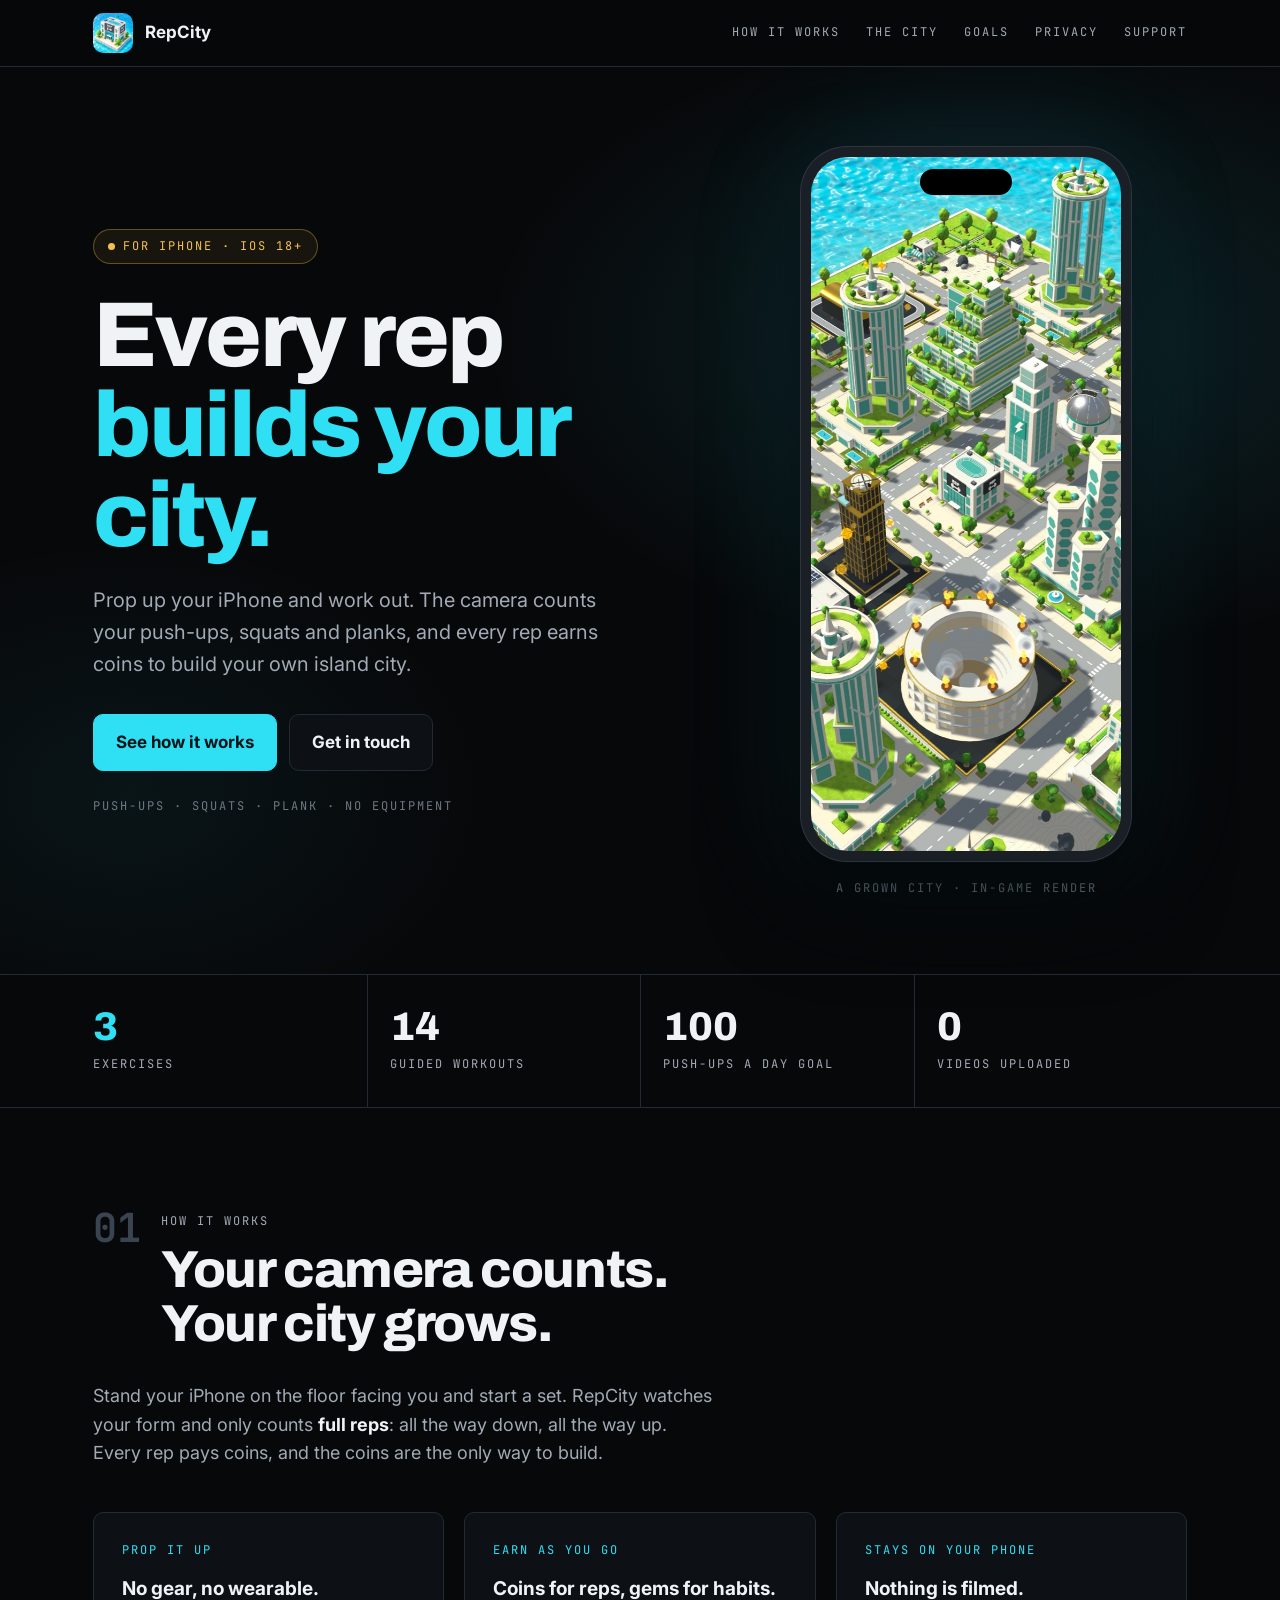
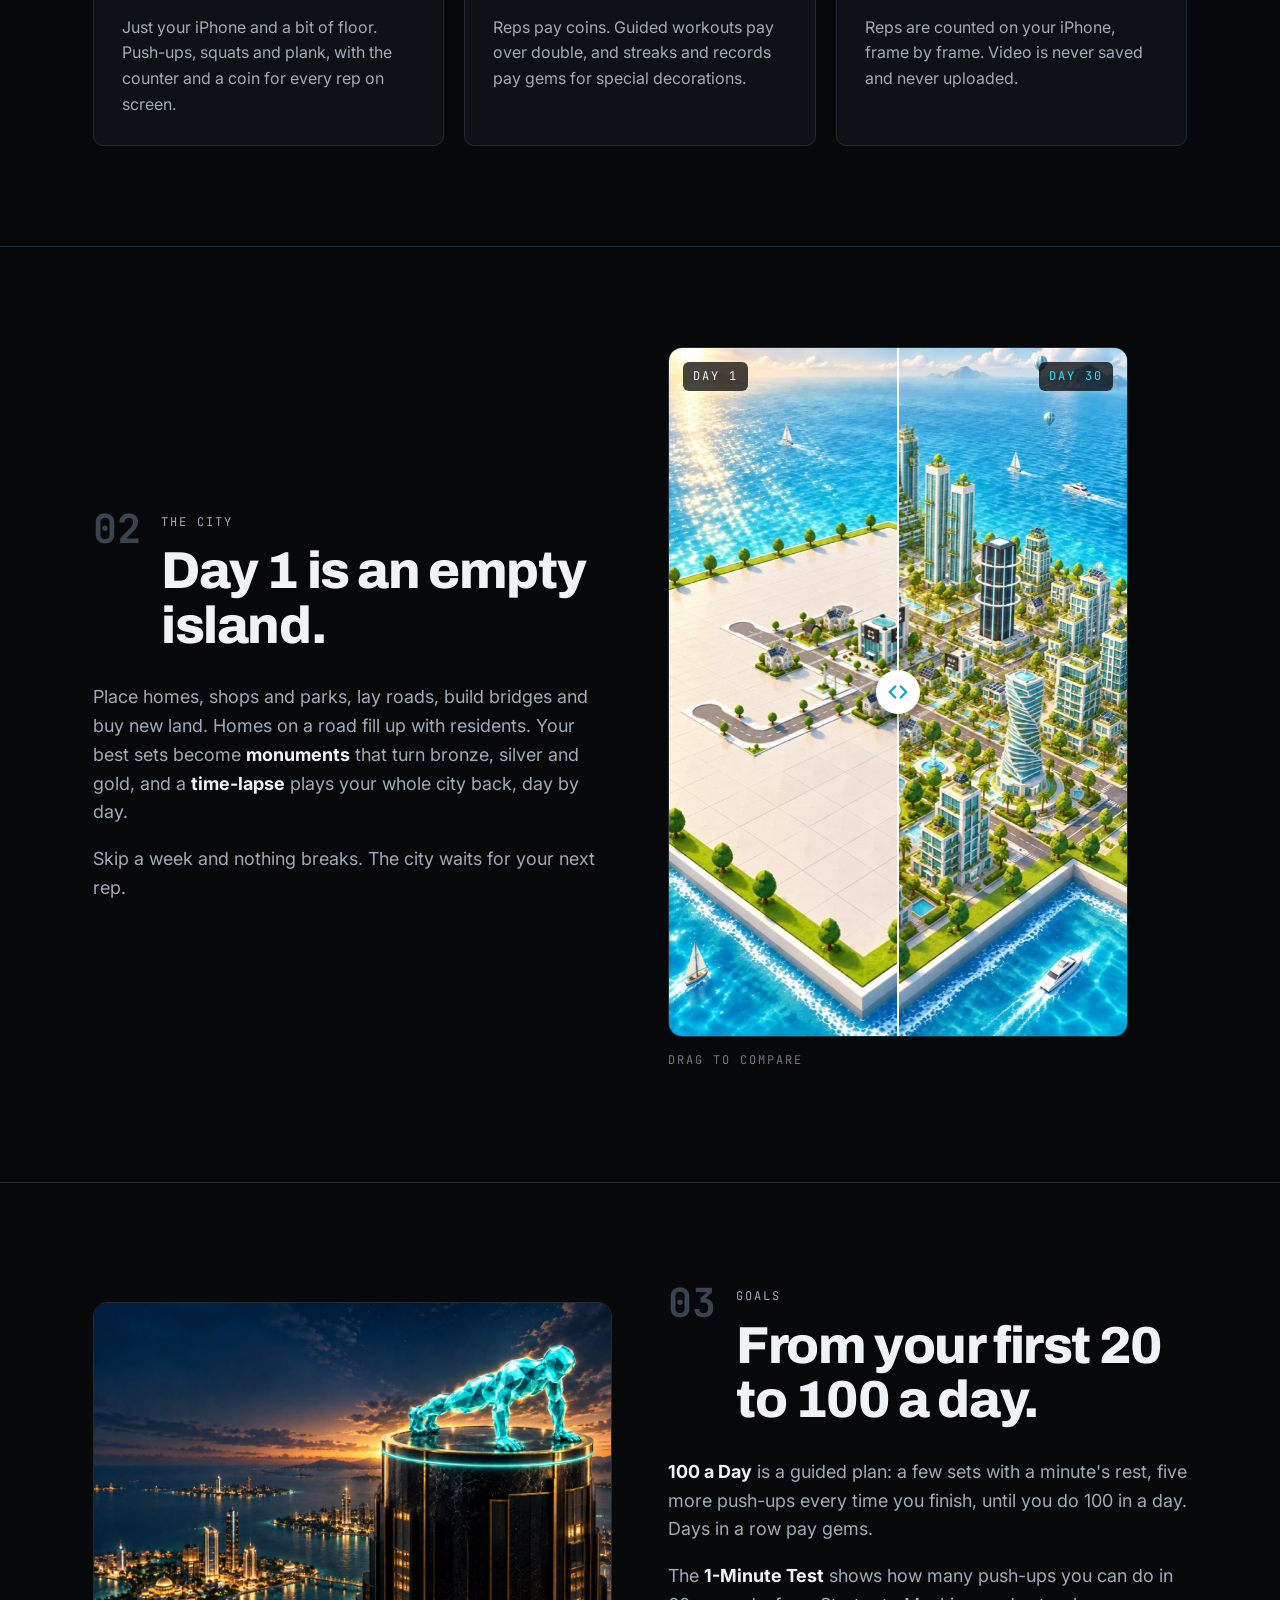
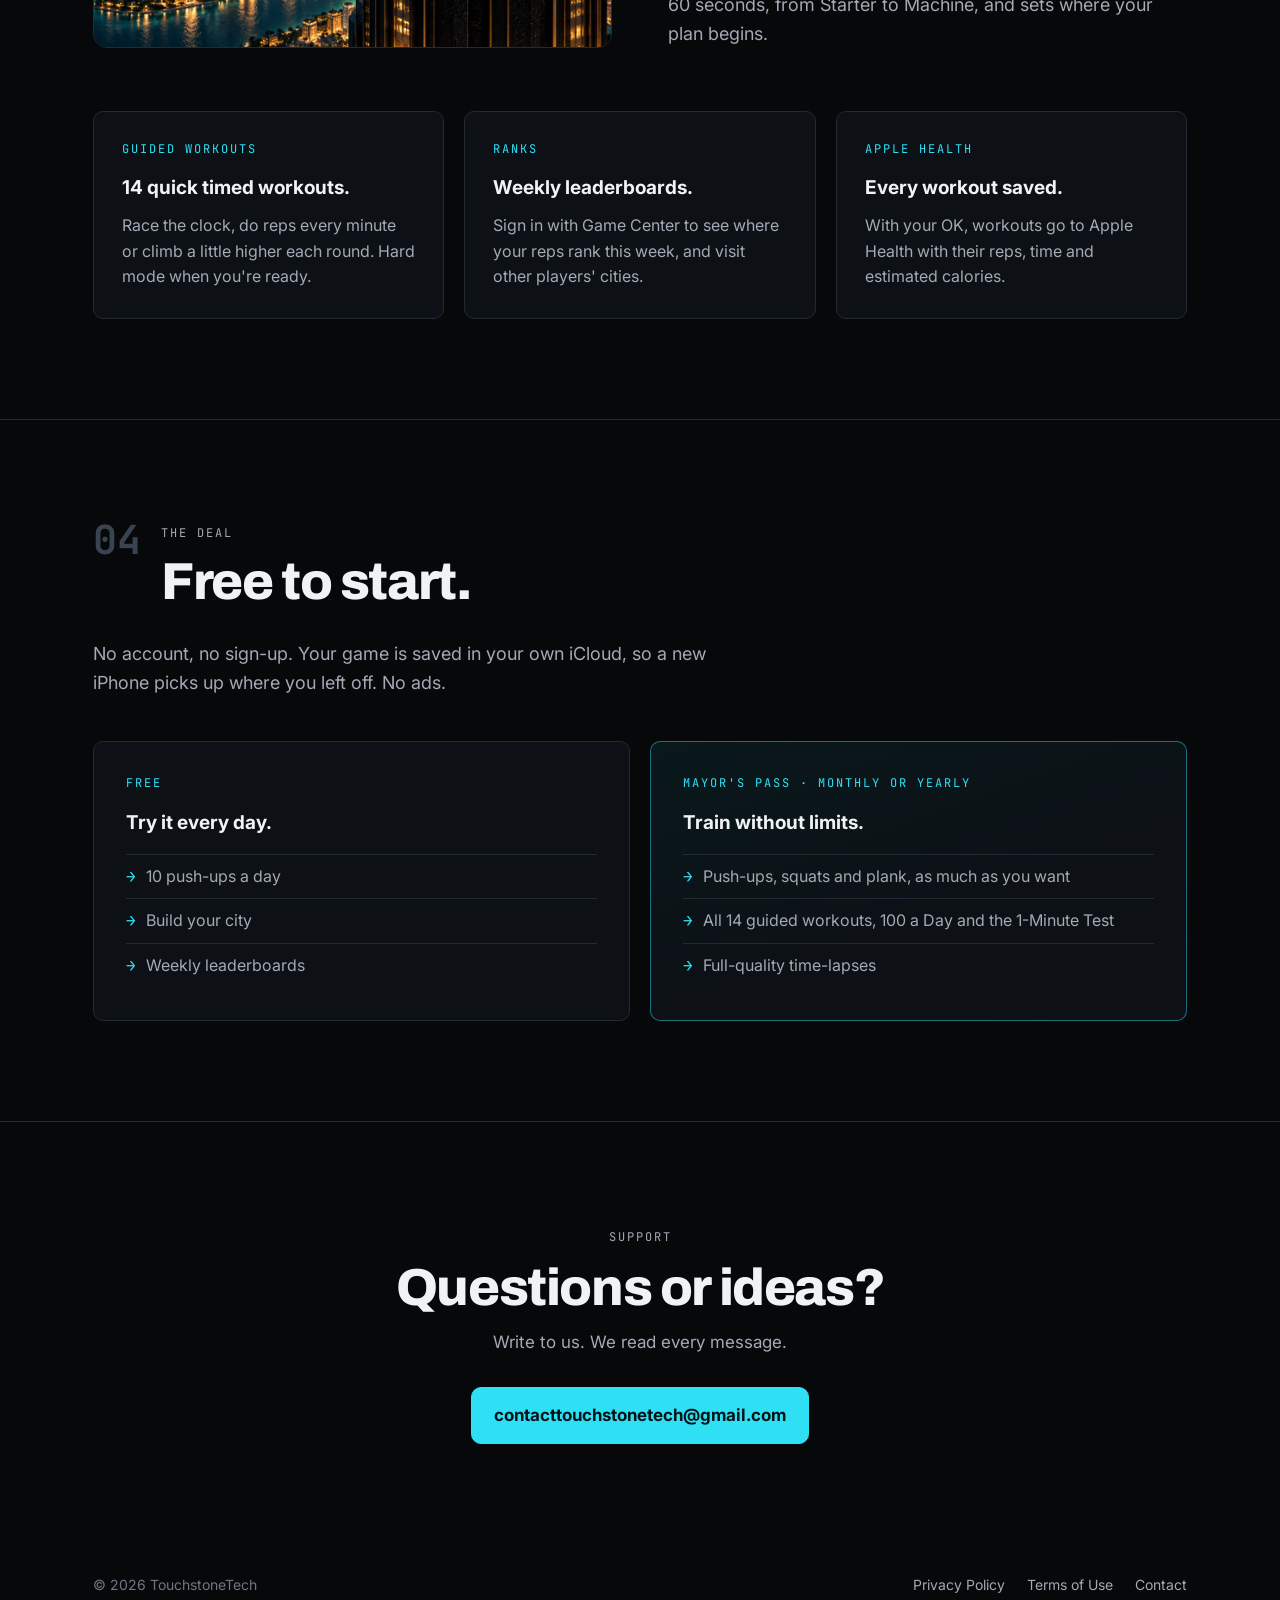
<file: index.html>
<!doctype html>
<html lang="en">
<head>
  <meta charset="utf-8">
  <meta name="viewport" content="width=device-width, initial-scale=1">
  <title>RepCity · Every rep builds your city</title>
  <meta name="description" content="RepCity is a fitness game for iPhone. Your camera counts push-ups, squats and planks, and every rep earns coins to build your own island city.">
  <meta property="og:title" content="RepCity · Every rep builds your city">
  <meta property="og:description" content="A fitness game for iPhone. Your camera counts your reps, and every rep builds your city.">
  <meta property="og:image" content="https://touchstonetech.github.io/repcity/assets/city-day30.jpg">
  <meta name="theme-color" content="#07080a">
  <link rel="icon" href="assets/favicon.png">
  <link rel="apple-touch-icon" href="assets/app-icon.png">
  <link rel="preconnect" href="https://fonts.googleapis.com">
  <link rel="preconnect" href="https://fonts.gstatic.com" crossorigin>
  <link href="https://fonts.googleapis.com/css2?family=Archivo:wght@800&family=Inter:wght@400;600;700&family=JetBrains+Mono:wght@500;700&display=swap" rel="stylesheet">
  <link rel="stylesheet" href="home.css">
</head>
<body>
<a class="skip" href="#main">Skip to content</a>

<header class="site-header">
  <div class="wrap">
    <a class="brand" href="./"><img src="assets/app-icon.png" alt="">RepCity</a>
    <nav class="mono">
      <a class="wide" href="#how">How it works</a>
      <a class="wide" href="#city">The city</a>
      <a class="wide" href="#goals">Goals</a>
      <a href="privacy.html">Privacy</a>
      <a href="#support">Support</a>
    </nav>
  </div>
</header>

<main id="main">

  <section class="hero">
    <div class="wrap">
      <div>
        <span class="status mono">For iPhone · iOS 18+</span>
        <h1>Every rep<span class="accent">builds your city.</span></h1>
        <p class="lead">Prop up your iPhone and work out. The camera counts your push-ups, squats and planks, and every rep earns coins to build your own island city.</p>
        <div class="buttons">
          <a class="button primary" href="#how">See how it works</a>
          <a class="button" href="#support">Get in touch</a>
        </div>
        <p class="note mono">Push-ups · Squats · Plank · No equipment</p>
      </div>
      <div>
        <div class="phone"><img src="assets/city-screen.jpg" alt="A city of glass towers, parks and a stadium on an island, as it looks in the game"></div>
        <p class="phone-caption mono">A grown city · In-game render</p>
      </div>
    </div>
  </section>

  <div class="stats">
    <div class="wrap">
      <div class="stat"><strong>3</strong><span class="mono">Exercises</span></div>
      <div class="stat"><strong>14</strong><span class="mono">Guided workouts</span></div>
      <div class="stat"><strong>100</strong><span class="mono">Push-ups a day goal</span></div>
      <div class="stat"><strong>0</strong><span class="mono">Videos uploaded</span></div>
    </div>
  </div>

  <section class="block" id="how">
    <div class="wrap">
      <div class="section-head">
        <span class="num">01</span>
        <div>
          <span class="mono">How it works</span>
          <h2>Your camera counts.<br>Your city grows.</h2>
        </div>
      </div>
      <p class="copy">Stand your iPhone on the floor facing you and start a set. RepCity watches your form and only counts
      <strong>full reps</strong>: all the way down, all the way up. Every rep pays coins, and the coins are the only way
      to build.</p>
      <div class="cards">
        <div class="card">
          <span class="mono">Prop it up</span>
          <h3>No gear, no wearable.</h3>
          <p>Just your iPhone and a bit of floor. Push-ups, squats and plank, with the counter and a coin for every rep on screen.</p>
        </div>
        <div class="card">
          <span class="mono">Earn as you go</span>
          <h3>Coins for reps, gems for habits.</h3>
          <p>Reps pay coins. Guided workouts pay over double, and streaks and records pay gems for special decorations.</p>
        </div>
        <div class="card">
          <span class="mono">Stays on your phone</span>
          <h3>Nothing is filmed.</h3>
          <p>Reps are counted on your iPhone, frame by frame. Video is never saved and never uploaded.</p>
        </div>
      </div>
    </div>
  </section>

  <section class="block" id="city">
    <div class="wrap split">
      <div>
        <div class="section-head">
          <span class="num">02</span>
          <div>
            <span class="mono">The city</span>
            <h2>Day 1 is an empty island.</h2>
          </div>
        </div>
        <p class="copy">Place homes, shops and parks, lay roads, build bridges and buy new land. Homes on a road fill up with
        residents. Your best sets become <strong>monuments</strong> that turn bronze, silver and gold, and a
        <strong>time-lapse</strong> plays your whole city back, day by day.</p>
        <p class="copy">Skip a week and nothing breaks. The city waits for your next rep.</p>
      </div>
      <div>
        <div class="compare" id="compare">
          <img src="assets/city-day1.jpg" alt="An empty island on day 1">
          <img class="after" src="assets/city-day30.jpg" alt="A packed city of towers and landmarks on day 30">
          <div class="handle"></div>
          <span class="tag left mono">Day 1</span>
          <span class="tag right mono">Day 30</span>
          <input type="range" min="0" max="100" value="50" aria-label="Slide between day 1 and day 30">
        </div>
        <p class="art-caption mono">Drag to compare</p>
      </div>
    </div>
  </section>

  <section class="block" id="goals">
    <div class="wrap split">
      <div class="art"><img src="assets/goal-hundred.jpg" alt="A glass athlete on top of a black granite tower at night"></div>
      <div>
        <div class="section-head">
          <span class="num">03</span>
          <div>
            <span class="mono">Goals</span>
            <h2>From your first 20 to 100 a day.</h2>
          </div>
        </div>
        <p class="copy"><strong>100 a Day</strong> is a guided plan: a few sets with a minute's rest, five more push-ups
        every time you finish, until you do 100 in a day. Days in a row pay gems.</p>
        <p class="copy">The <strong>1-Minute Test</strong> shows how many push-ups you can do in 60 seconds, from Starter to
        Machine, and sets where your plan begins.</p>
      </div>
    </div>
    <div class="wrap">
      <div class="cards">
        <div class="card">
          <span class="mono">Guided workouts</span>
          <h3>14 quick timed workouts.</h3>
          <p>Race the clock, do reps every minute or climb a little higher each round. Hard mode when you're ready.</p>
        </div>
        <div class="card">
          <span class="mono">Ranks</span>
          <h3>Weekly leaderboards.</h3>
          <p>Sign in with Game Center to see where your reps rank this week, and visit other players' cities.</p>
        </div>
        <div class="card">
          <span class="mono">Apple Health</span>
          <h3>Every workout saved.</h3>
          <p>With your OK, workouts go to Apple Health with their reps, time and estimated calories.</p>
        </div>
      </div>
    </div>
  </section>

  <section class="block" id="deal">
    <div class="wrap">
      <div class="section-head">
        <span class="num">04</span>
        <div>
          <span class="mono">The deal</span>
          <h2>Free to start.</h2>
        </div>
      </div>
      <p class="copy">No account, no sign-up. Your game is saved in your own iCloud, so a new iPhone picks up where you left
      off. No ads.</p>
      <div class="deal">
        <div class="card">
          <span class="mono">Free</span>
          <h3>Try it every day.</h3>
          <ul>
            <li>10 push-ups a day</li>
            <li>Build your city</li>
            <li>Weekly leaderboards</li>
          </ul>
        </div>
        <div class="card pass">
          <span class="mono">Mayor's Pass · monthly or yearly</span>
          <h3>Train without limits.</h3>
          <ul>
            <li>Push-ups, squats and plank, as much as you want</li>
            <li>All 14 guided workouts, 100 a Day and the 1-Minute Test</li>
            <li>Full-quality time-lapses</li>
          </ul>
        </div>
      </div>
    </div>
  </section>

  <section class="support" id="support">
    <div class="wrap">
      <span class="mono" style="color: var(--muted)">Support</span>
      <h2 style="margin-top: 12px">Questions or ideas?</h2>
      <p>Write to us. We read every message.</p>
      <a class="button primary" href="mailto:contacttouchstonetech@gmail.com">contacttouchstonetech@gmail.com</a>
    </div>
  </section>

</main>

<footer>
  <div class="wrap">
    <span>© 2026 TouchstoneTech</span>
    <nav>
      <a href="privacy.html">Privacy Policy</a>
      <a href="terms.html">Terms of Use</a>
      <a href="mailto:contacttouchstonetech@gmail.com">Contact</a>
    </nav>
  </div>
</footer>

<script>
  // The day 1 / day 30 slider.
  const compare = document.getElementById("compare");
  const after = compare.querySelector(".after");
  const handle = compare.querySelector(".handle");
  compare.querySelector("input").addEventListener("input", (event) => {
    after.style.clipPath = `inset(0 0 0 ${event.target.value}%)`;
    handle.style.left = `${event.target.value}%`;
  });
</script>

</body>
</html>
</file>
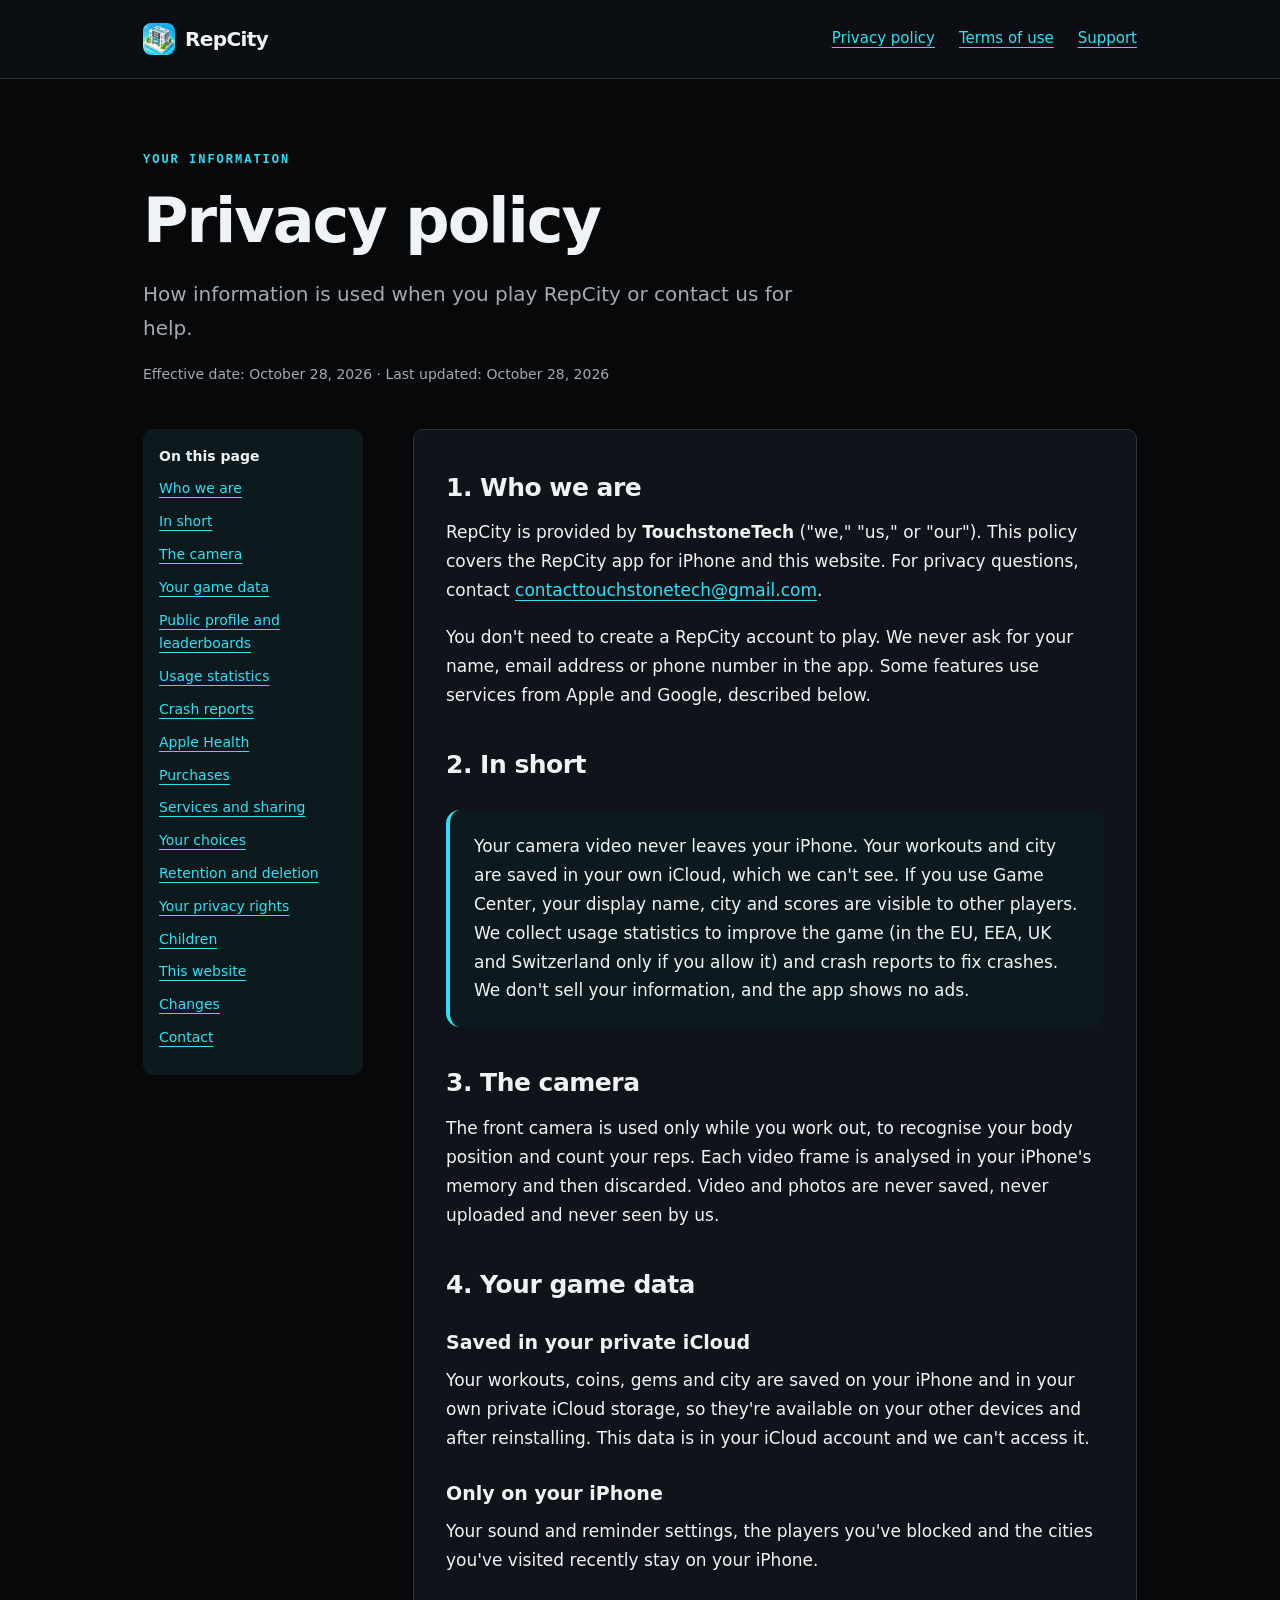
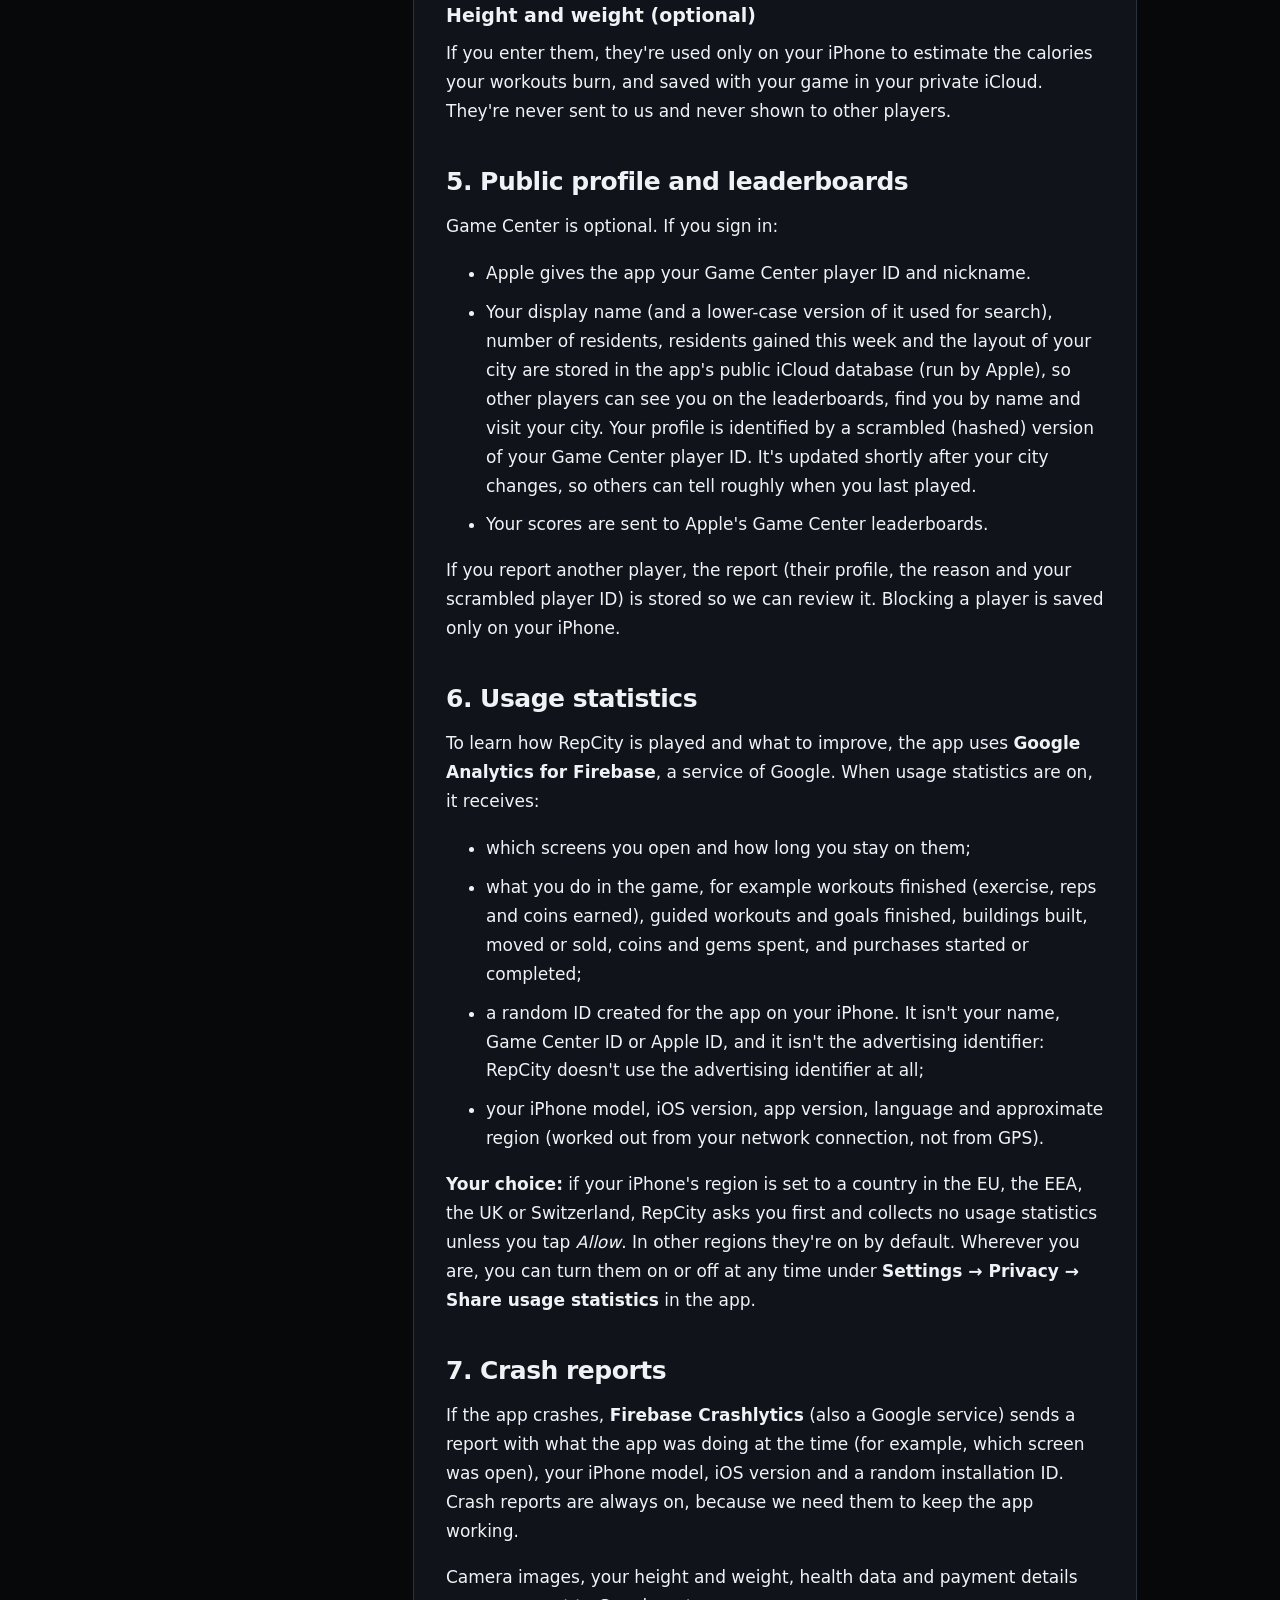
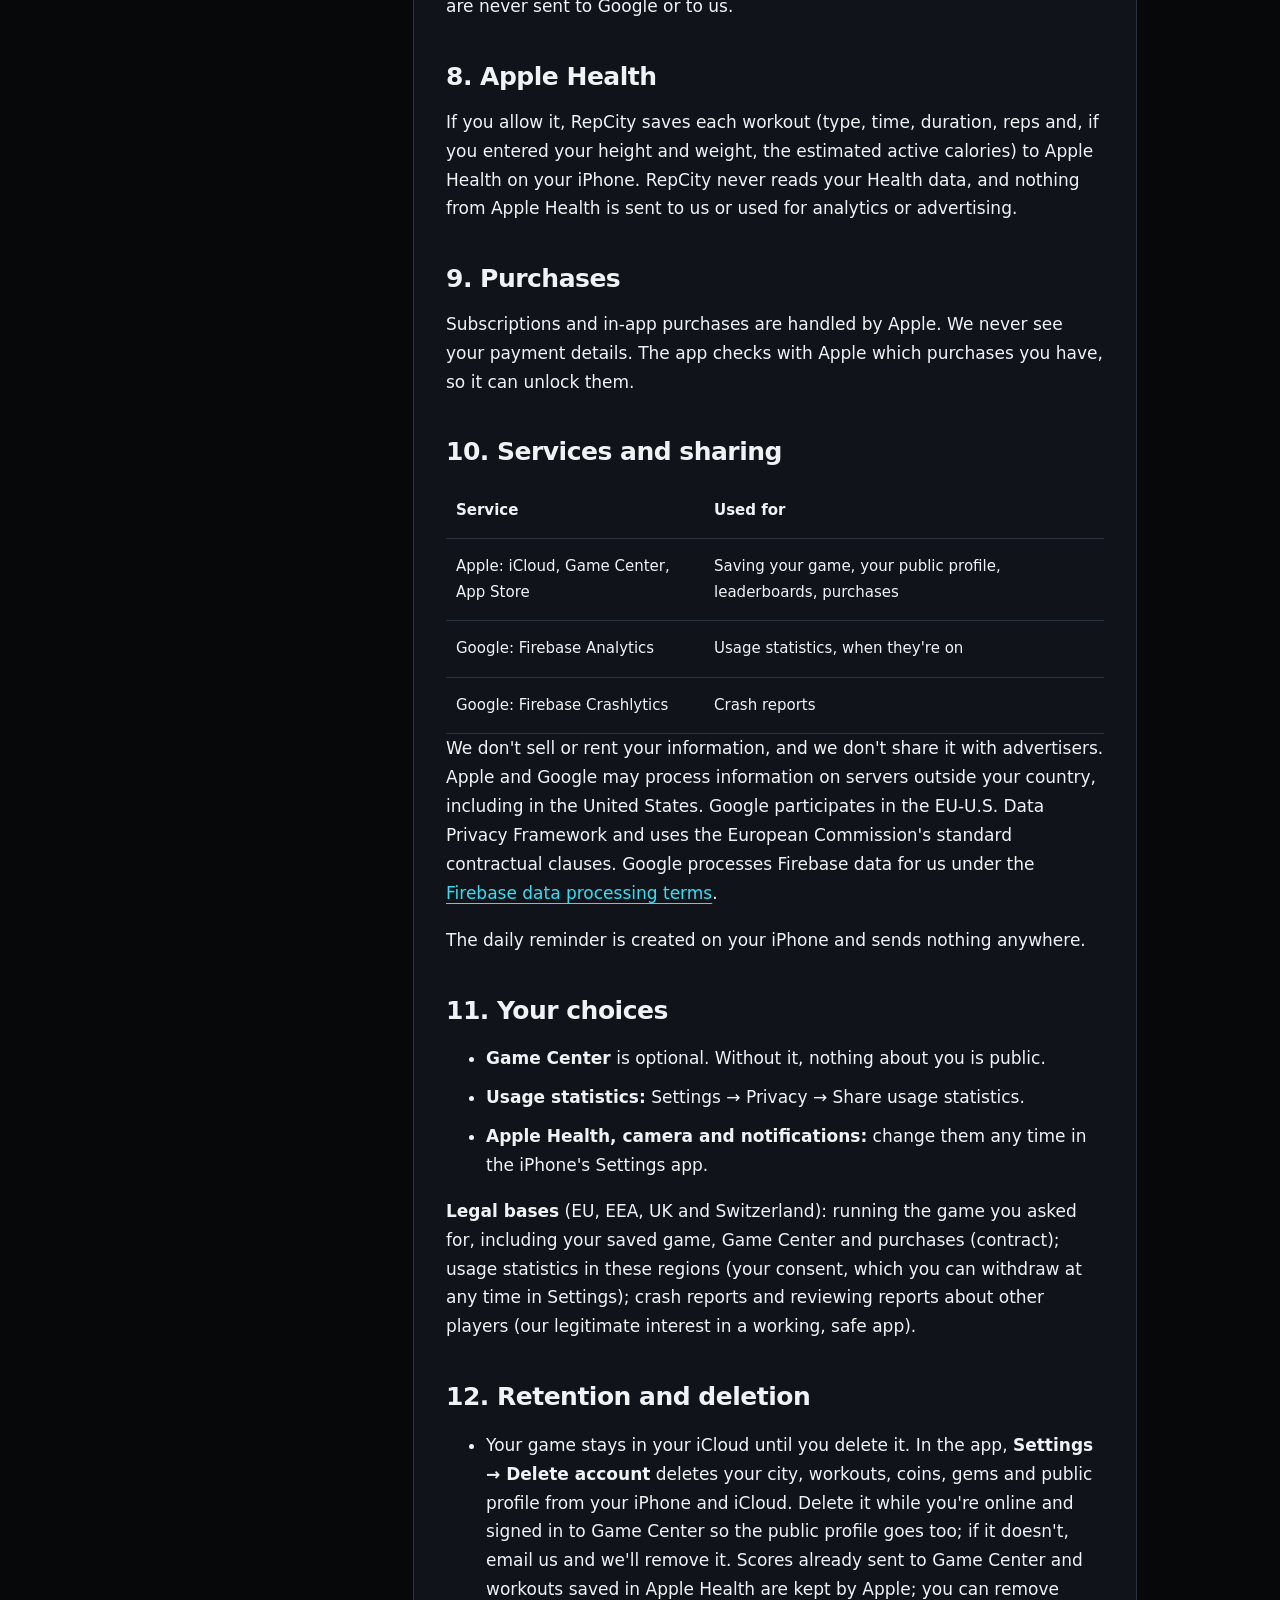
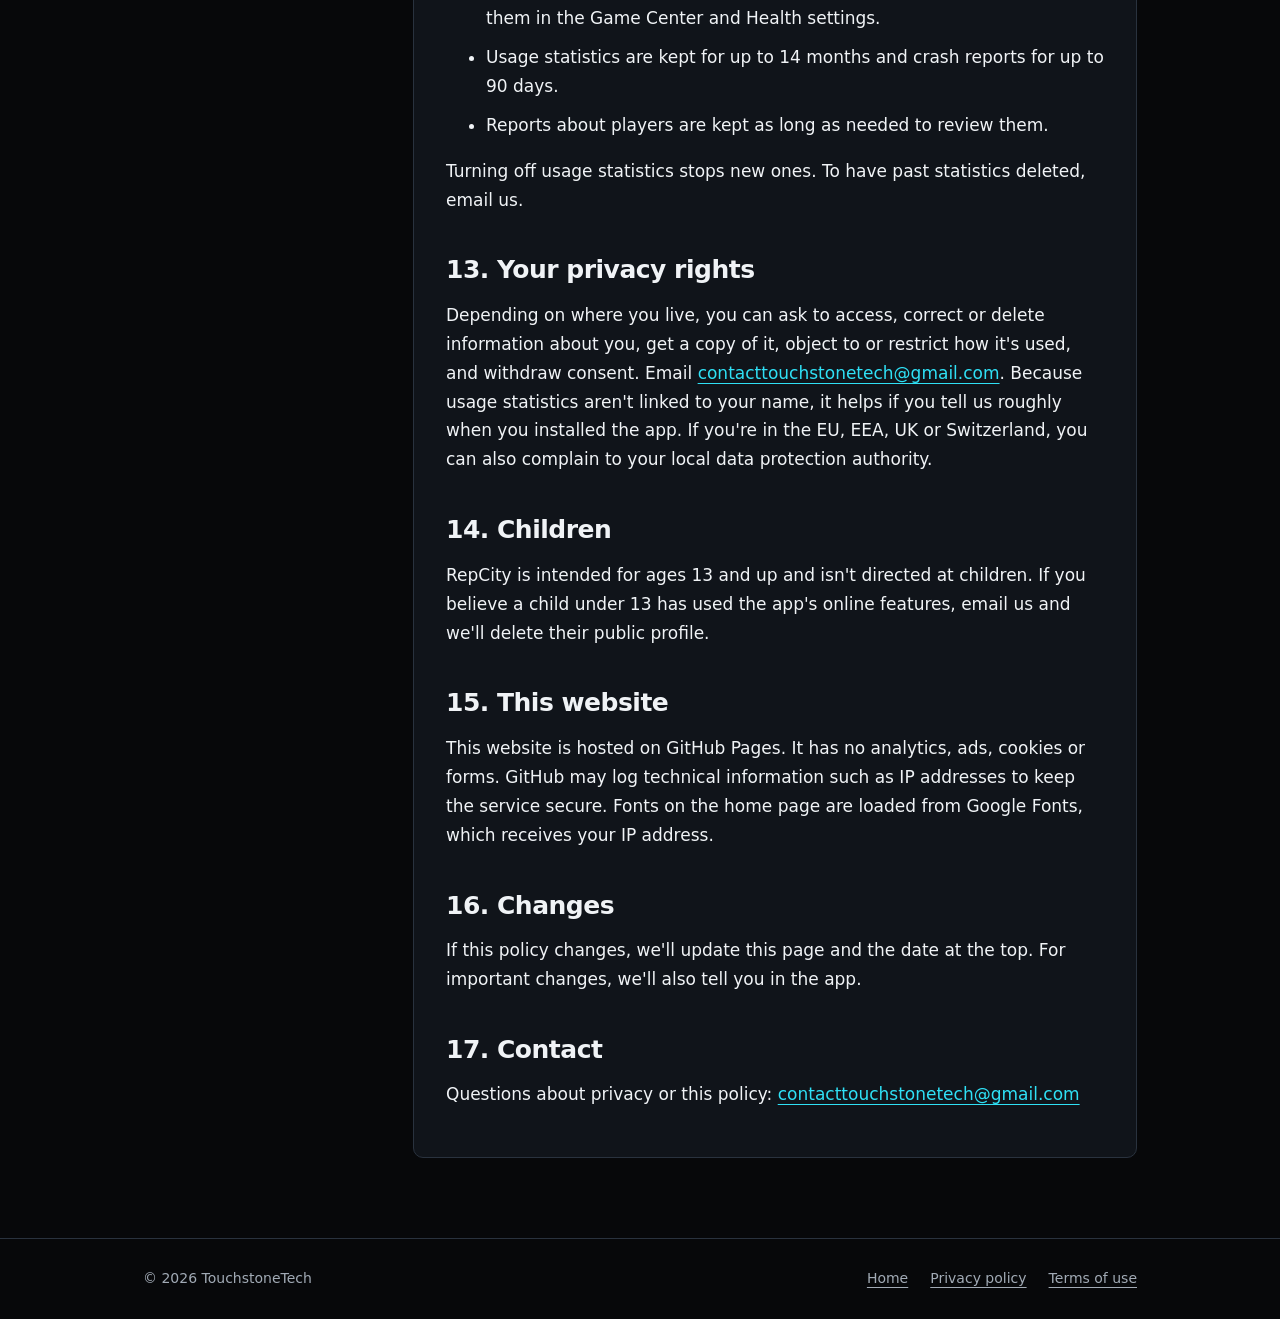
<file: privacy.html>
<!doctype html>
<html lang="en">
<head>
  <meta charset="utf-8">
  <meta name="viewport" content="width=device-width, initial-scale=1">
  <title>Privacy Policy · RepCity</title>
  <meta name="description" content="How RepCity handles your information: the camera stays on your iPhone, your game is in your own iCloud, and usage statistics are your choice.">
  <meta name="theme-color" content="#07080a">
  <link rel="icon" href="assets/favicon.png">
  <link rel="stylesheet" href="styles.css">
</head>
<body>
<a class="skip" href="#content">Skip to content</a>

<header>
  <div class="wrap">
    <nav>
      <a class="brand" href="./"><img src="assets/app-icon.png" alt="">RepCity</a>
      <div class="links">
        <a href="privacy.html">Privacy policy</a>
        <a href="terms.html">Terms of use</a>
        <a href="./#support">Support</a>
      </div>
    </nav>
  </div>
</header>

<main>
  <div class="wrap">
    <span class="eyebrow">Your information</span>
    <h1>Privacy policy</h1>
    <p class="lead">How information is used when you play RepCity or contact us for help.</p>
    <p class="meta">Effective date: October 28, 2026 · Last updated: October 28, 2026</p>

    <div class="layout">
      <aside class="toc" aria-label="On this page">
        <strong>On this page</strong>
        <a href="#who">Who we are</a>
        <a href="#short">In short</a>
        <a href="#camera">The camera</a>
        <a href="#game">Your game data</a>
        <a href="#public">Public profile and leaderboards</a>
        <a href="#statistics">Usage statistics</a>
        <a href="#crashes">Crash reports</a>
        <a href="#health">Apple Health</a>
        <a href="#purchases">Purchases</a>
        <a href="#sharing">Services and sharing</a>
        <a href="#choices">Your choices</a>
        <a href="#retention">Retention and deletion</a>
        <a href="#rights">Your privacy rights</a>
        <a href="#children">Children</a>
        <a href="#website">This website</a>
        <a href="#changes">Changes</a>
        <a href="#contact">Contact</a>
      </aside>

      <article class="policy" id="content">
        <h2 id="who">1. Who we are</h2>
        <p>RepCity is provided by <strong>TouchstoneTech</strong> ("we," "us," or "our"). This policy covers the RepCity
        app for iPhone and this website. For privacy questions, contact
        <a href="mailto:contacttouchstonetech@gmail.com">contacttouchstonetech@gmail.com</a>.</p>
        <p>You don't need to create a RepCity account to play. We never ask for your name, email address or phone
        number in the app. Some features use services from Apple and Google, described below.</p>

        <h2 id="short">2. In short</h2>
        <div class="note">
          <p>Your camera video never leaves your iPhone. Your workouts and city are saved in your own iCloud, which we
          can't see. If you use Game Center, your display name, city and scores are visible to other players. We collect
          usage statistics to improve the game (in the EU, EEA, UK and Switzerland only if you allow it) and crash
          reports to fix crashes. We don't sell your information, and the app shows no ads.</p>
        </div>

        <h2 id="camera">3. The camera</h2>
        <p>The front camera is used only while you work out, to recognise your body position and count your reps. Each
        video frame is analysed in your iPhone's memory and then discarded. Video and photos are never saved, never
        uploaded and never seen by us.</p>

        <h2 id="game">4. Your game data</h2>
        <h3>Saved in your private iCloud</h3>
        <p>Your workouts, coins, gems and city are saved on your iPhone and in your own private iCloud storage, so
        they're available on your other devices and after reinstalling. This data is in your iCloud account and we
        can't access it.</p>
        <h3>Only on your iPhone</h3>
        <p>Your sound and reminder settings, the players you've blocked and the cities you've visited recently stay on
        your iPhone.</p>
        <h3>Height and weight (optional)</h3>
        <p>If you enter them, they're used only on your iPhone to estimate the calories your workouts burn, and saved
        with your game in your private iCloud. They're never sent to us and never shown to other players.</p>

        <h2 id="public">5. Public profile and leaderboards</h2>
        <p>Game Center is optional. If you sign in:</p>
        <ul>
          <li>Apple gives the app your Game Center player ID and nickname.</li>
          <li>Your display name (and a lower-case version of it used for search), number of residents, residents gained
          this week and the layout of your city are stored in the app's public iCloud database (run by Apple), so other
          players can see you on the leaderboards, find you by name and visit your city. Your profile is identified by a
          scrambled (hashed) version of your Game Center player ID. It's updated shortly after your city changes, so
          others can tell roughly when you last played.</li>
          <li>Your scores are sent to Apple's Game Center leaderboards.</li>
        </ul>
        <p>If you report another player, the report (their profile, the reason and your scrambled player ID) is stored
        so we can review it. Blocking a player is saved only on your iPhone.</p>

        <h2 id="statistics">6. Usage statistics</h2>
        <p>To learn how RepCity is played and what to improve, the app uses <strong>Google Analytics for
        Firebase</strong>, a service of Google. When usage statistics are on, it receives:</p>
        <ul>
          <li>which screens you open and how long you stay on them;</li>
          <li>what you do in the game, for example workouts finished (exercise, reps and coins earned), guided workouts
          and goals finished, buildings built, moved or sold, coins and gems spent, and purchases started or
          completed;</li>
          <li>a random ID created for the app on your iPhone. It isn't your name, Game Center ID or Apple ID, and it
          isn't the advertising identifier: RepCity doesn't use the advertising identifier at all;</li>
          <li>your iPhone model, iOS version, app version, language and approximate region (worked out from your
          network connection, not from GPS).</li>
        </ul>
        <p><strong>Your choice:</strong> if your iPhone's region is set to a country in the EU, the EEA, the UK or
        Switzerland, RepCity asks you first and collects no usage statistics unless you tap <em>Allow</em>. In other
        regions they're on by default. Wherever you are, you can turn them on or off at any time under
        <strong>Settings → Privacy → Share usage statistics</strong> in the app.</p>

        <h2 id="crashes">7. Crash reports</h2>
        <p>If the app crashes, <strong>Firebase Crashlytics</strong> (also a Google service) sends a report with what
        the app was doing at the time (for example, which screen was open), your iPhone model, iOS version and a random
        installation ID. Crash reports are always on, because we need them to keep the app working.</p>
        <p>Camera images, your height and weight, health data and payment details are never sent to Google or to us.</p>

        <h2 id="health">8. Apple Health</h2>
        <p>If you allow it, RepCity saves each workout (type, time, duration, reps and, if you entered your height and
        weight, the estimated active calories) to Apple Health on your iPhone. RepCity never reads your Health data,
        and nothing from Apple Health is sent to us or used for analytics or advertising.</p>

        <h2 id="purchases">9. Purchases</h2>
        <p>Subscriptions and in-app purchases are handled by Apple. We never see your payment details. The app checks
        with Apple which purchases you have, so it can unlock them.</p>

        <h2 id="sharing">10. Services and sharing</h2>
        <table>
          <tr><th>Service</th><th>Used for</th></tr>
          <tr><td>Apple: iCloud, Game Center, App Store</td><td>Saving your game, your public profile, leaderboards, purchases</td></tr>
          <tr><td>Google: Firebase Analytics</td><td>Usage statistics, when they're on</td></tr>
          <tr><td>Google: Firebase Crashlytics</td><td>Crash reports</td></tr>
        </table>
        <p>We don't sell or rent your information, and we don't share it with advertisers. Apple and Google may process
        information on servers outside your country, including in the United States. Google participates in the EU-U.S.
        Data Privacy Framework and uses the European Commission's standard contractual clauses. Google processes Firebase
        data for us under the <a href="https://firebase.google.com/terms/data-processing-terms">Firebase data processing
        terms</a>.</p>
        <p>The daily reminder is created on your iPhone and sends nothing anywhere.</p>

        <h2 id="choices">11. Your choices</h2>
        <ul>
          <li><strong>Game Center</strong> is optional. Without it, nothing about you is public.</li>
          <li><strong>Usage statistics:</strong> Settings → Privacy → Share usage statistics.</li>
          <li><strong>Apple Health, camera and notifications:</strong> change them any time in the iPhone's Settings
          app.</li>
        </ul>
        <p><strong>Legal bases</strong> (EU, EEA, UK and Switzerland): running the game you asked for, including your
        saved game, Game Center and purchases (contract); usage statistics in these regions (your consent, which you can
        withdraw at any time in Settings); crash reports and reviewing reports about other players (our legitimate
        interest in a working, safe app).</p>

        <h2 id="retention">12. Retention and deletion</h2>
        <ul>
          <li>Your game stays in your iCloud until you delete it. In the app, <strong>Settings → Delete account</strong>
          deletes your city, workouts, coins, gems and public profile from your iPhone and iCloud. Delete it while
          you're online and signed in to Game Center so the public profile goes too; if it doesn't, email us and we'll
          remove it. Scores already sent to Game Center and workouts saved in Apple Health are kept by Apple; you can
          remove them in the Game Center and Health settings.</li>
          <li>Usage statistics are kept for up to 14 months and crash reports for up to 90 days.</li>
          <li>Reports about players are kept as long as needed to review them.</li>
        </ul>
        <p>Turning off usage statistics stops new ones. To have past statistics deleted, email us.</p>

        <h2 id="rights">13. Your privacy rights</h2>
        <p>Depending on where you live, you can ask to access, correct or delete information about you, get a copy of
        it, object to or restrict how it's used, and withdraw consent. Email
        <a href="mailto:contacttouchstonetech@gmail.com">contacttouchstonetech@gmail.com</a>. Because usage statistics
        aren't linked to your name, it helps if you tell us roughly when you installed the app. If you're in the EU, EEA,
        UK or Switzerland, you can also complain to your local data protection authority.</p>

        <h2 id="children">14. Children</h2>
        <p>RepCity is intended for ages 13 and up and isn't directed at children. If you believe a child under 13 has
        used the app's online features, email us and we'll delete their public profile.</p>

        <h2 id="website">15. This website</h2>
        <p>This website is hosted on GitHub Pages. It has no analytics, ads, cookies or forms. GitHub may log technical
        information such as IP addresses to keep the service secure. Fonts on the home page are loaded from Google
        Fonts, which receives your IP address.</p>

        <h2 id="changes">16. Changes</h2>
        <p>If this policy changes, we'll update this page and the date at the top. For important changes, we'll also
        tell you in the app.</p>

        <h2 id="contact">17. Contact</h2>
        <p>Questions about privacy or this policy:
        <a href="mailto:contacttouchstonetech@gmail.com">contacttouchstonetech@gmail.com</a></p>
      </article>
    </div>
  </div>
</main>

<footer>
  <div class="wrap">
    <span>© 2026 TouchstoneTech</span>
    <nav>
      <a href="./">Home</a>
      <a href="privacy.html">Privacy policy</a>
      <a href="terms.html">Terms of use</a>
    </nav>
  </div>
</footer>

</body>
</html>
</file>
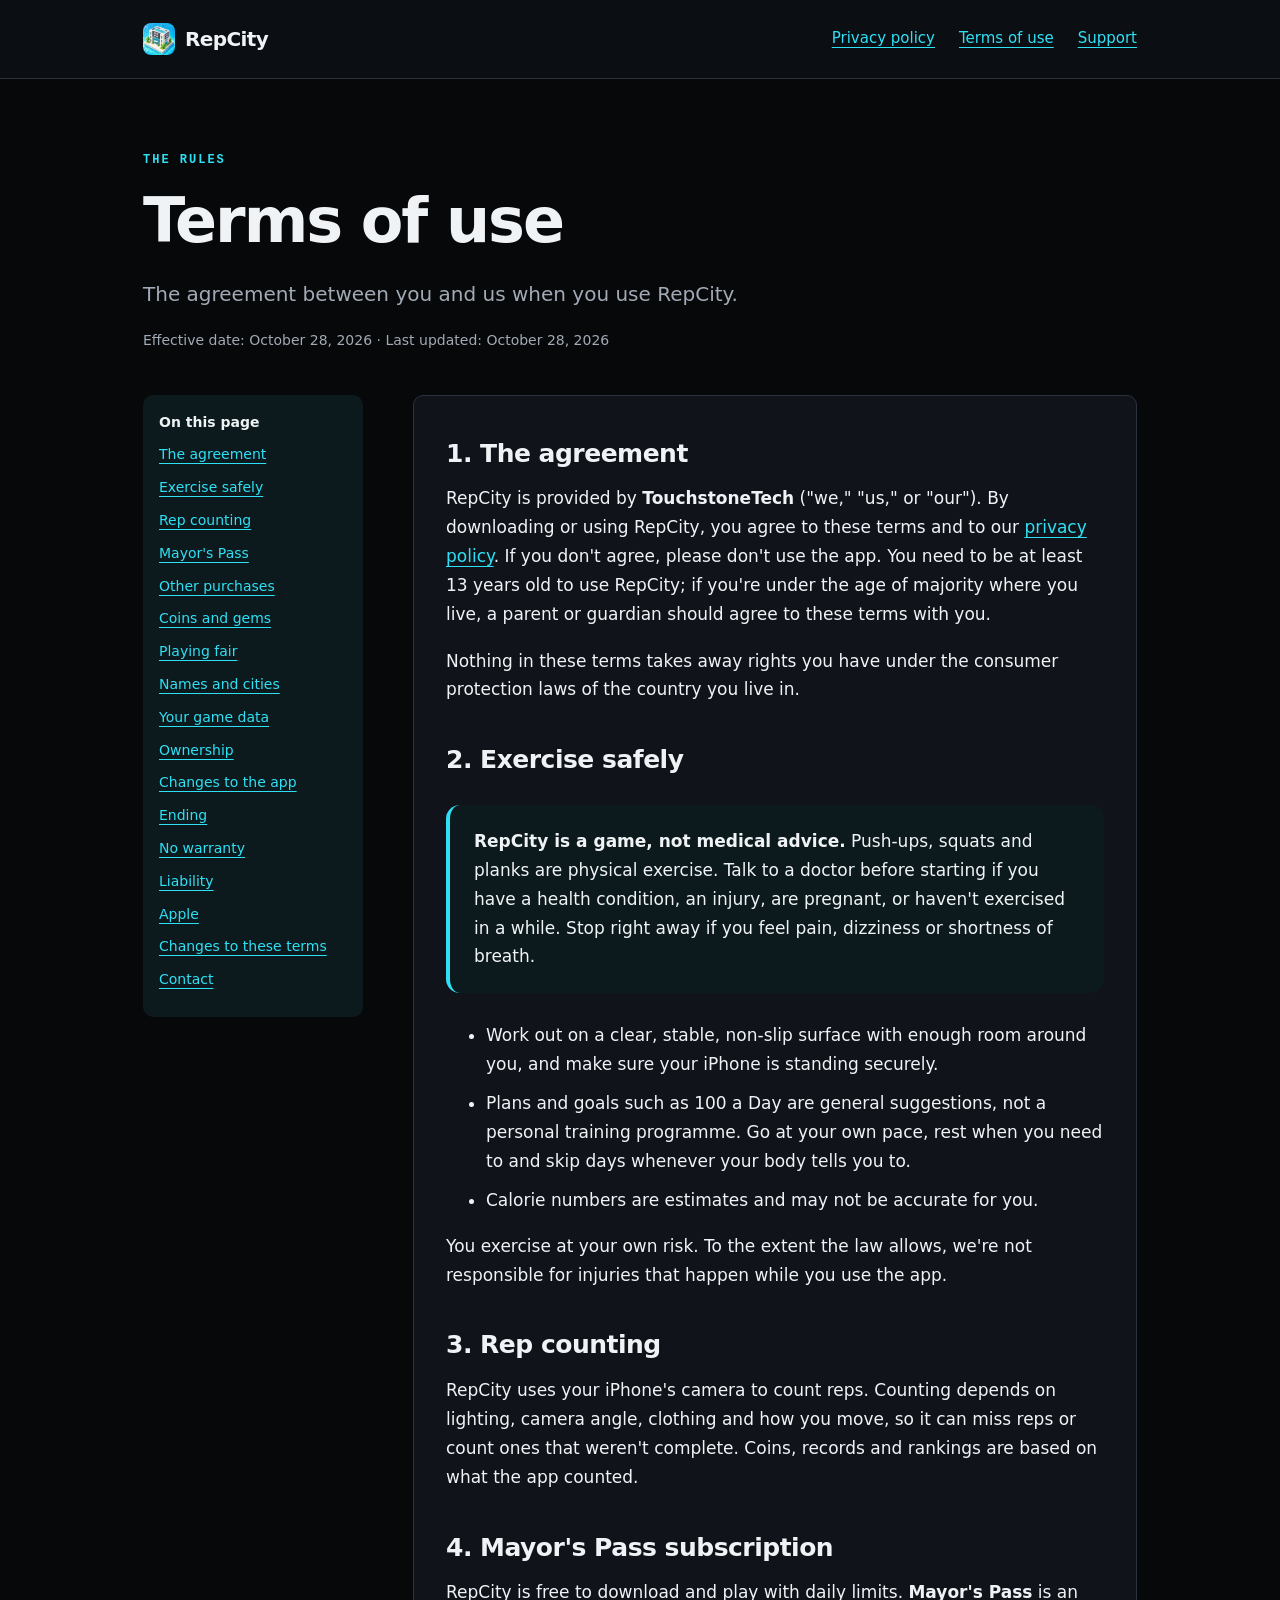
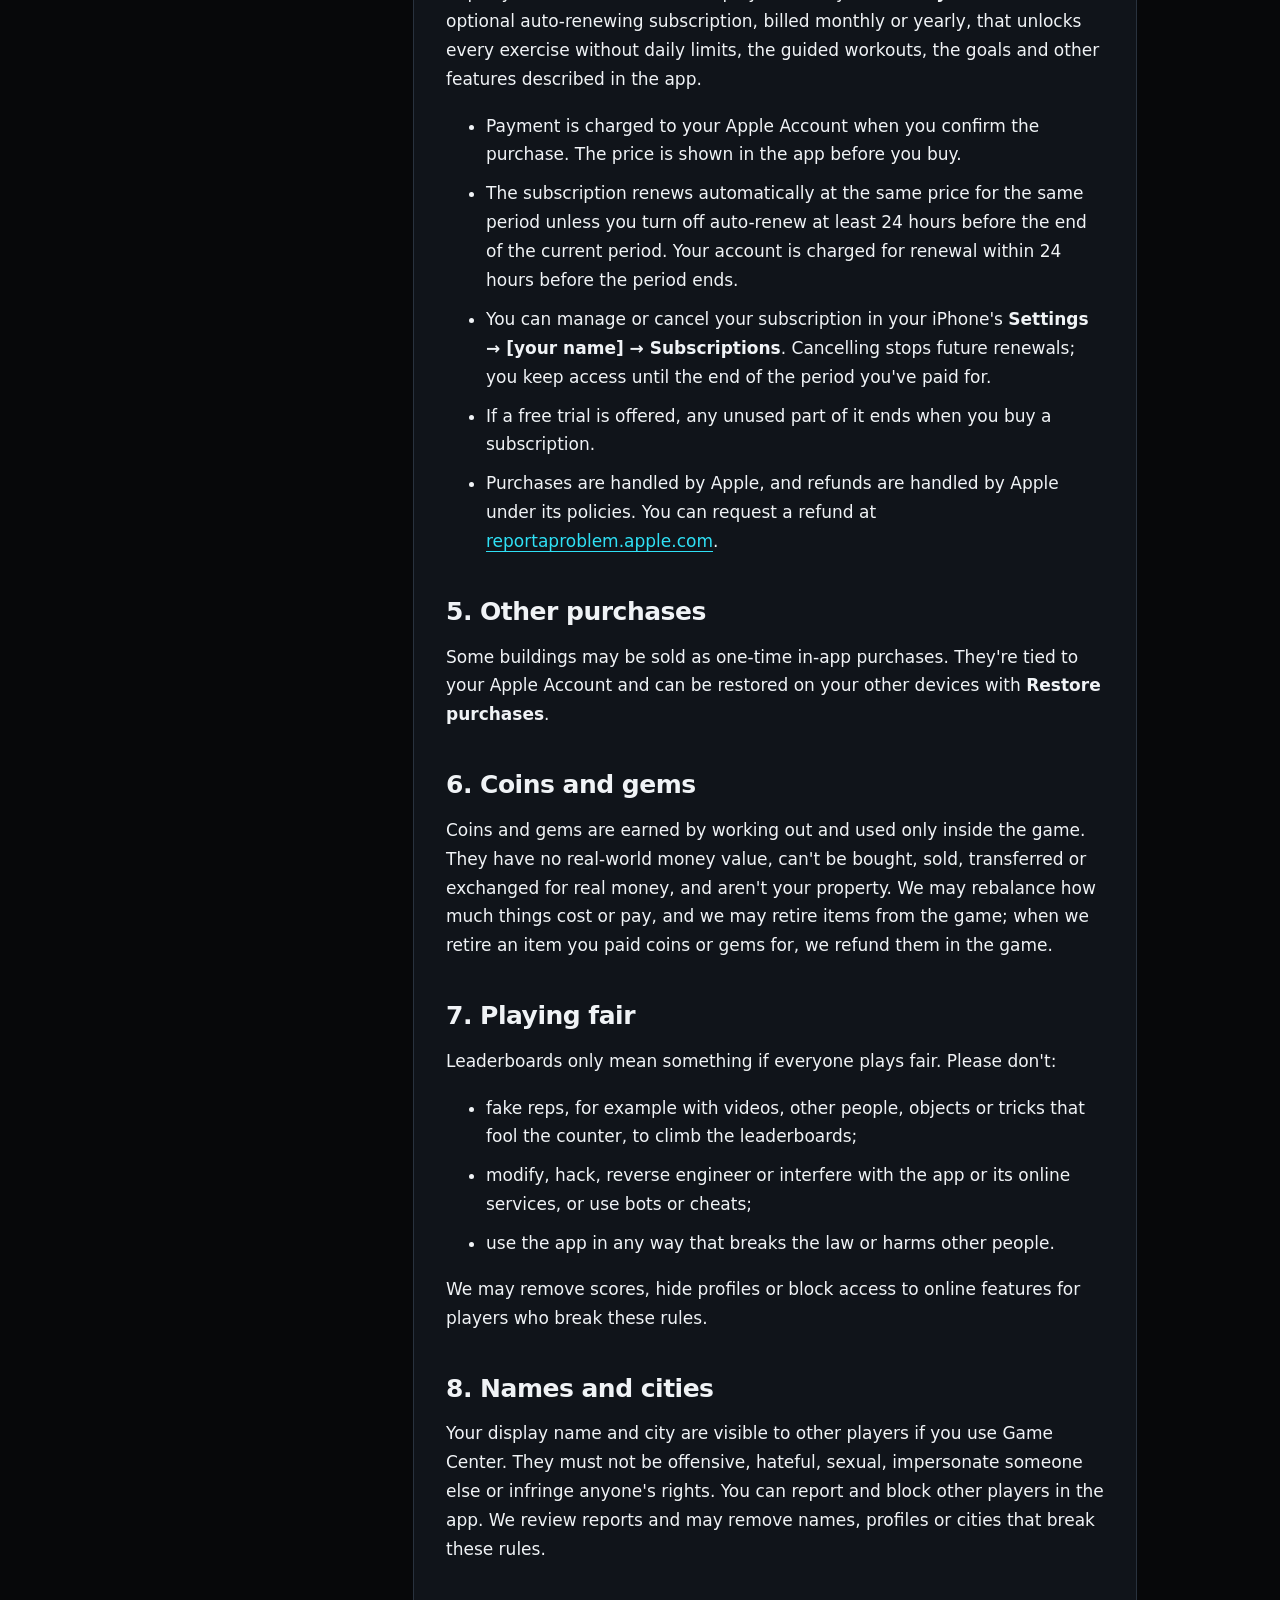
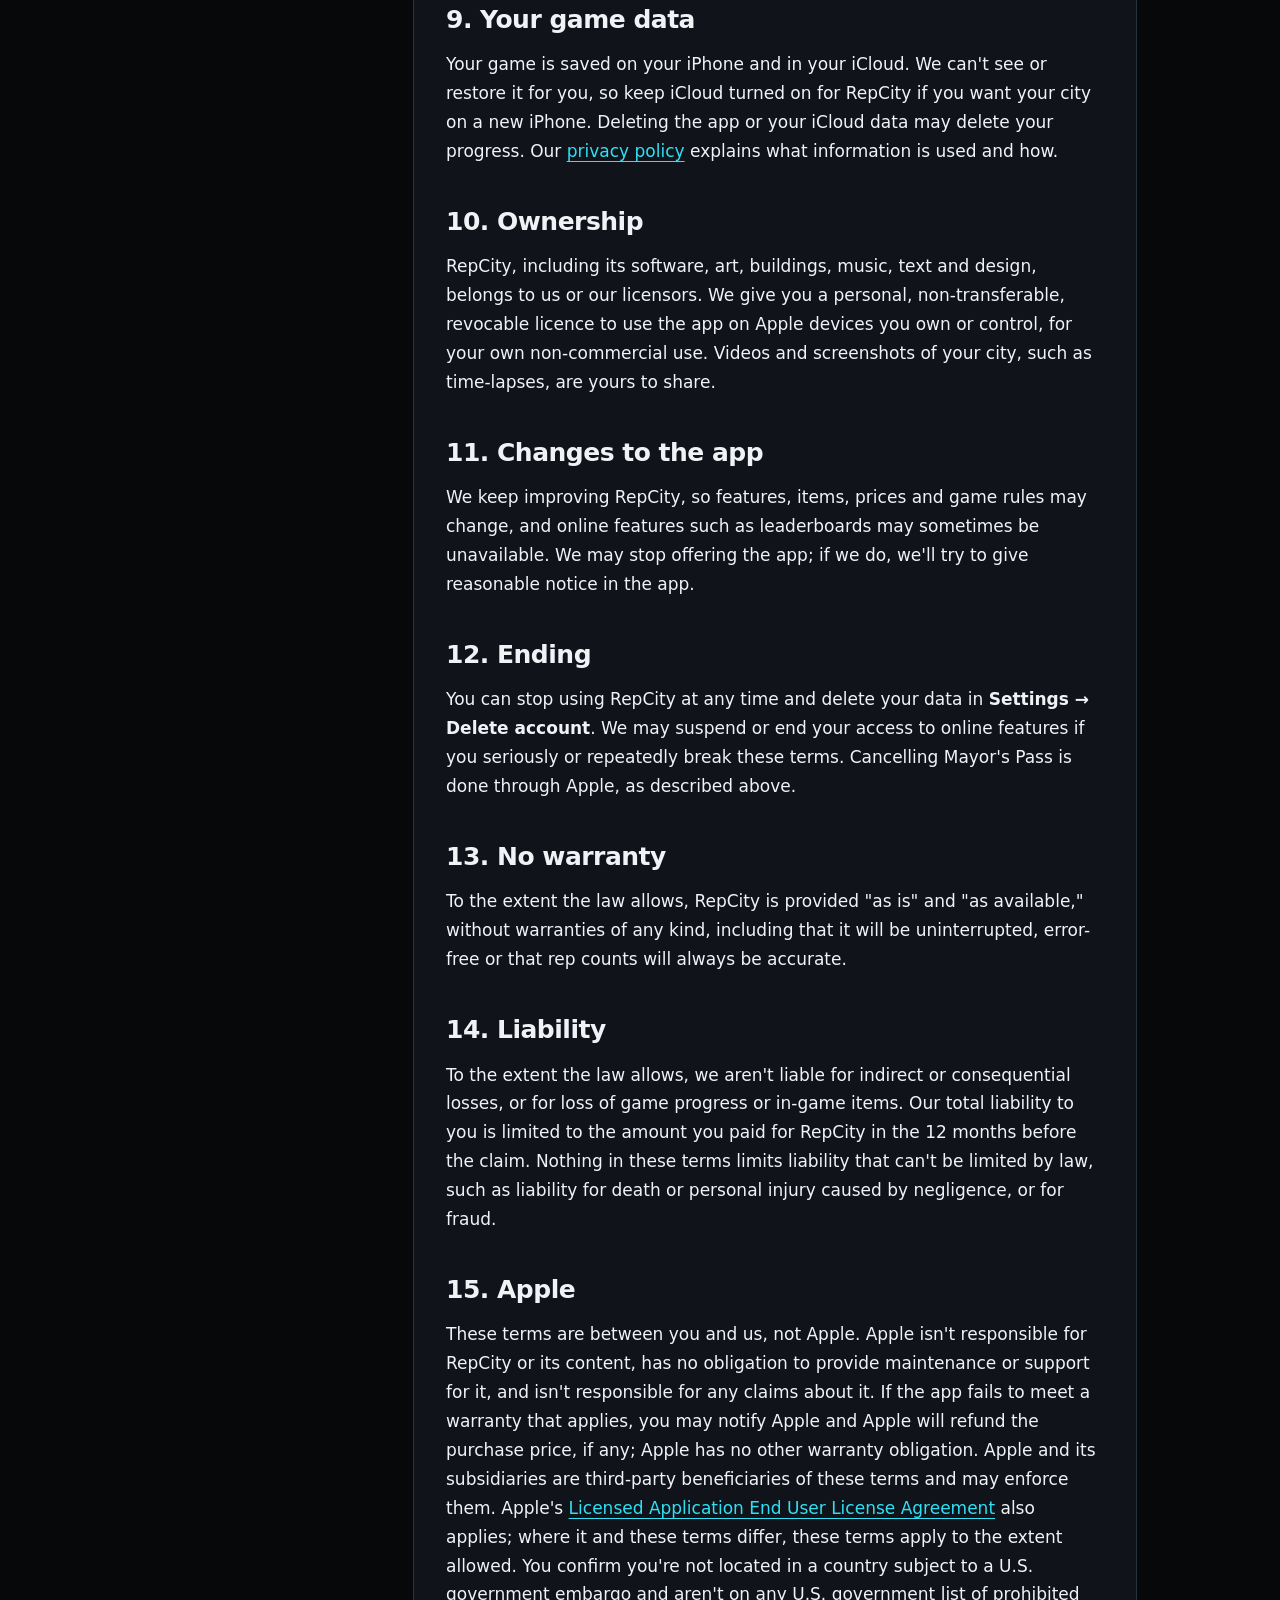
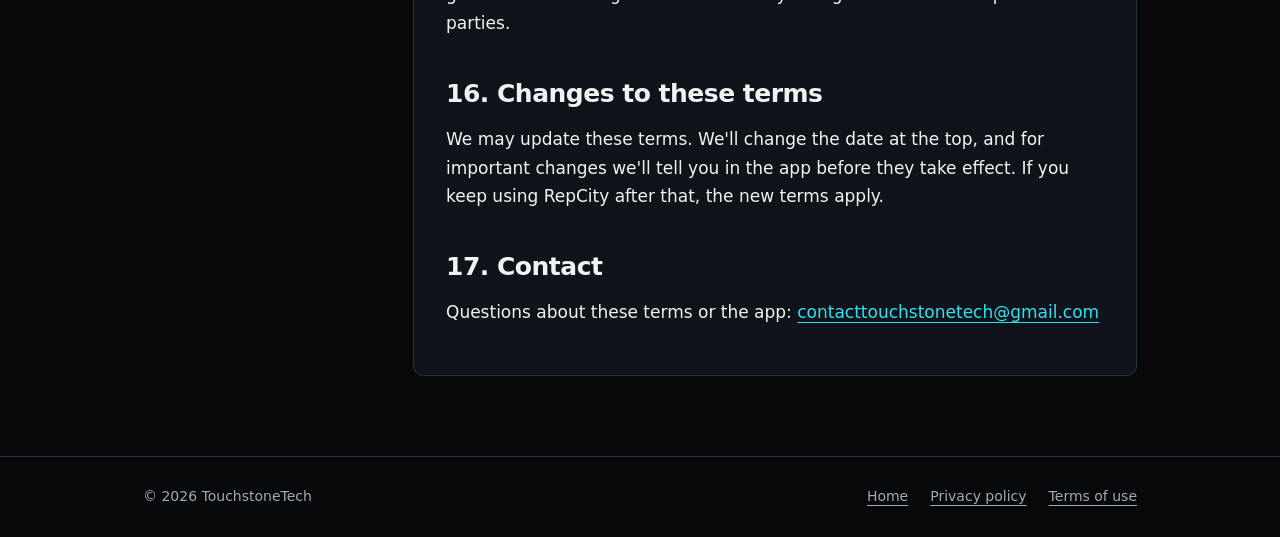
<file: terms.html>
<!doctype html>
<html lang="en">
<head>
  <meta charset="utf-8">
  <meta name="viewport" content="width=device-width, initial-scale=1">
  <title>Terms of Use · RepCity</title>
  <meta name="description" content="The terms for using RepCity: exercising safely, Mayor's Pass subscriptions, in-game coins and gems, and playing fair.">
  <meta name="theme-color" content="#07080a">
  <link rel="icon" href="assets/favicon.png">
  <link rel="stylesheet" href="styles.css">
</head>
<body>
<a class="skip" href="#content">Skip to content</a>

<header>
  <div class="wrap">
    <nav>
      <a class="brand" href="./"><img src="assets/app-icon.png" alt="">RepCity</a>
      <div class="links">
        <a href="privacy.html">Privacy policy</a>
        <a href="terms.html">Terms of use</a>
        <a href="./#support">Support</a>
      </div>
    </nav>
  </div>
</header>

<main>
  <div class="wrap">
    <span class="eyebrow">The rules</span>
    <h1>Terms of use</h1>
    <p class="lead">The agreement between you and us when you use RepCity.</p>
    <p class="meta">Effective date: October 28, 2026 · Last updated: October 28, 2026</p>

    <div class="layout">
      <aside class="toc" aria-label="On this page">
        <strong>On this page</strong>
        <a href="#agreement">The agreement</a>
        <a href="#health">Exercise safely</a>
        <a href="#counting">Rep counting</a>
        <a href="#pass">Mayor's Pass</a>
        <a href="#purchases">Other purchases</a>
        <a href="#currency">Coins and gems</a>
        <a href="#fair">Playing fair</a>
        <a href="#content">Names and cities</a>
        <a href="#data">Your game data</a>
        <a href="#ownership">Ownership</a>
        <a href="#availability">Changes to the app</a>
        <a href="#ending">Ending</a>
        <a href="#warranty">No warranty</a>
        <a href="#liability">Liability</a>
        <a href="#apple">Apple</a>
        <a href="#changes">Changes to these terms</a>
        <a href="#contact">Contact</a>
      </aside>

      <article class="policy" id="content">
        <h2 id="agreement">1. The agreement</h2>
        <p>RepCity is provided by <strong>TouchstoneTech</strong> ("we," "us," or "our"). By downloading or using
        RepCity, you agree to these terms and to our <a href="privacy.html">privacy policy</a>. If you don't agree,
        please don't use the app. You need to be at least 13 years old to use RepCity; if you're under the age of
        majority where you live, a parent or guardian should agree to these terms with you.</p>
        <p>Nothing in these terms takes away rights you have under the consumer protection laws of the country you live
        in.</p>

        <h2 id="health">2. Exercise safely</h2>
        <div class="note">
          <p><strong>RepCity is a game, not medical advice.</strong> Push-ups, squats and planks are physical exercise.
          Talk to a doctor before starting if you have a health condition, an injury, are pregnant, or haven't exercised
          in a while. Stop right away if you feel pain, dizziness or shortness of breath.</p>
        </div>
        <ul>
          <li>Work out on a clear, stable, non-slip surface with enough room around you, and make sure your iPhone is
          standing securely.</li>
          <li>Plans and goals such as 100 a Day are general suggestions, not a personal training programme. Go at your
          own pace, rest when you need to and skip days whenever your body tells you to.</li>
          <li>Calorie numbers are estimates and may not be accurate for you.</li>
        </ul>
        <p>You exercise at your own risk. To the extent the law allows, we're not responsible for injuries that happen
        while you use the app.</p>

        <h2 id="counting">3. Rep counting</h2>
        <p>RepCity uses your iPhone's camera to count reps. Counting depends on lighting, camera angle, clothing and how
        you move, so it can miss reps or count ones that weren't complete. Coins, records and rankings are based on what
        the app counted.</p>

        <h2 id="pass">4. Mayor's Pass subscription</h2>
        <p>RepCity is free to download and play with daily limits. <strong>Mayor's Pass</strong> is an optional
        auto-renewing subscription, billed monthly or yearly, that unlocks every exercise without daily limits, the
        guided workouts, the goals and other features described in the app.</p>
        <ul>
          <li>Payment is charged to your Apple Account when you confirm the purchase. The price is shown in the app
          before you buy.</li>
          <li>The subscription renews automatically at the same price for the same period unless you turn off
          auto-renew at least 24 hours before the end of the current period. Your account is charged for renewal within
          24 hours before the period ends.</li>
          <li>You can manage or cancel your subscription in your iPhone's <strong>Settings → [your name] →
          Subscriptions</strong>. Cancelling stops future renewals; you keep access until the end of the period you've
          paid for.</li>
          <li>If a free trial is offered, any unused part of it ends when you buy a subscription.</li>
          <li>Purchases are handled by Apple, and refunds are handled by Apple under its policies. You can request a
          refund at <a href="https://reportaproblem.apple.com">reportaproblem.apple.com</a>.</li>
        </ul>

        <h2 id="purchases">5. Other purchases</h2>
        <p>Some buildings may be sold as one-time in-app purchases. They're tied to your Apple Account and can be
        restored on your other devices with <strong>Restore purchases</strong>.</p>

        <h2 id="currency">6. Coins and gems</h2>
        <p>Coins and gems are earned by working out and used only inside the game. They have no real-world money value,
        can't be bought, sold, transferred or exchanged for real money, and aren't your property. We may rebalance how
        much things cost or pay, and we may retire items from the game; when we retire an item you paid coins or gems
        for, we refund them in the game.</p>

        <h2 id="fair">7. Playing fair</h2>
        <p>Leaderboards only mean something if everyone plays fair. Please don't:</p>
        <ul>
          <li>fake reps, for example with videos, other people, objects or tricks that fool the counter, to climb the
          leaderboards;</li>
          <li>modify, hack, reverse engineer or interfere with the app or its online services, or use bots or cheats;</li>
          <li>use the app in any way that breaks the law or harms other people.</li>
        </ul>
        <p>We may remove scores, hide profiles or block access to online features for players who break these rules.</p>

        <h2 id="content">8. Names and cities</h2>
        <p>Your display name and city are visible to other players if you use Game Center. They must not be offensive,
        hateful, sexual, impersonate someone else or infringe anyone's rights. You can report and block other players in
        the app. We review reports and may remove names, profiles or cities that break these rules.</p>

        <h2 id="data">9. Your game data</h2>
        <p>Your game is saved on your iPhone and in your iCloud. We can't see or restore it for you, so keep iCloud
        turned on for RepCity if you want your city on a new iPhone. Deleting the app or your iCloud data may delete your
        progress. Our <a href="privacy.html">privacy policy</a> explains what information is used and how.</p>

        <h2 id="ownership">10. Ownership</h2>
        <p>RepCity, including its software, art, buildings, music, text and design, belongs to us or our licensors. We
        give you a personal, non-transferable, revocable licence to use the app on Apple devices you own or control, for
        your own non-commercial use. Videos and screenshots of your city, such as time-lapses, are yours to share.</p>

        <h2 id="availability">11. Changes to the app</h2>
        <p>We keep improving RepCity, so features, items, prices and game rules may change, and online features such as
        leaderboards may sometimes be unavailable. We may stop offering the app; if we do, we'll try to give reasonable
        notice in the app.</p>

        <h2 id="ending">12. Ending</h2>
        <p>You can stop using RepCity at any time and delete your data in <strong>Settings → Delete account</strong>.
        We may suspend or end your access to online features if you seriously or repeatedly break these terms. Cancelling
        Mayor's Pass is done through Apple, as described above.</p>

        <h2 id="warranty">13. No warranty</h2>
        <p>To the extent the law allows, RepCity is provided "as is" and "as available," without warranties of any
        kind, including that it will be uninterrupted, error-free or that rep counts will always be accurate.</p>

        <h2 id="liability">14. Liability</h2>
        <p>To the extent the law allows, we aren't liable for indirect or consequential losses, or for loss of game
        progress or in-game items. Our total liability to you is limited to the amount you paid for RepCity in the 12
        months before the claim. Nothing in these terms limits liability that can't be limited by law, such as liability
        for death or personal injury caused by negligence, or for fraud.</p>

        <h2 id="apple">15. Apple</h2>
        <p>These terms are between you and us, not Apple. Apple isn't responsible for RepCity or its content, has no
        obligation to provide maintenance or support for it, and isn't responsible for any claims about it. If the app
        fails to meet a warranty that applies, you may notify Apple and Apple will refund the purchase price, if any;
        Apple has no other warranty obligation. Apple and its subsidiaries are third-party beneficiaries of these terms
        and may enforce them. Apple's <a href="https://www.apple.com/legal/internet-services/itunes/dev/stdeula/">Licensed
        Application End User License Agreement</a> also applies; where it and these terms differ, these terms apply to
        the extent allowed. You confirm you're not located in a country subject to a U.S. government embargo and aren't
        on any U.S. government list of prohibited parties.</p>

        <h2 id="changes">16. Changes to these terms</h2>
        <p>We may update these terms. We'll change the date at the top, and for important changes we'll tell you in the
        app before they take effect. If you keep using RepCity after that, the new terms apply.</p>

        <h2 id="contact">17. Contact</h2>
        <p>Questions about these terms or the app:
        <a href="mailto:contacttouchstonetech@gmail.com">contacttouchstonetech@gmail.com</a></p>
      </article>
    </div>
  </div>
</main>

<footer>
  <div class="wrap">
    <span>© 2026 TouchstoneTech</span>
    <nav>
      <a href="./">Home</a>
      <a href="privacy.html">Privacy policy</a>
      <a href="terms.html">Terms of use</a>
    </nav>
  </div>
</footer>

</body>
</html>
</file>
<file: home.css>
/* RepCity home page. The same dark identity as the other TouchstoneTech game sites,
   with RepCity's cyan in place of their green. */

:root {
  color-scheme: dark;
  --bg: #07080a;
  --panel: #0d1116;
  --ink: #f0f3f6;
  --muted: #a1aab5;
  --line: #222a35;
  --cyan: #2fe0f5;
  --cyan-deep: #0aa8c0;
  --gold: #f2c14e;
  --max: 1150px;
  --display: "Archivo", system-ui, -apple-system, sans-serif;
  --mono: "JetBrains Mono", ui-monospace, Menlo, monospace;
}

* { box-sizing: border-box; }

html { scroll-behavior: smooth; scroll-padding-top: 80px; }

body {
  margin: 0;
  background: var(--bg);
  color: var(--ink);
  font: 17px/1.6 "Inter", system-ui, -apple-system, BlinkMacSystemFont, sans-serif;
  -webkit-font-smoothing: antialiased;
}

img { display: block; max-width: 100%; }

a { color: var(--cyan); text-underline-offset: 4px; }

a:focus-visible { outline: 3px solid var(--gold); outline-offset: 4px; }

.wrap { max-width: var(--max); margin: 0 auto; padding: 0 28px; }

.mono { font-family: var(--mono); letter-spacing: 2px; text-transform: uppercase; font-size: 12px; }

.skip { position: absolute; left: -9999px; }
.skip:focus { left: 15px; top: 10px; z-index: 30; background: var(--panel); padding: 12px; }

/* Header */

.site-header {
  position: sticky;
  top: 0;
  z-index: 20;
  background: rgba(7, 8, 10, 0.82);
  backdrop-filter: blur(14px);
  -webkit-backdrop-filter: blur(14px);
  border-bottom: 1px solid var(--line);
}

.site-header .wrap { display: flex; align-items: center; justify-content: space-between; height: 66px; }

.brand { display: flex; align-items: center; gap: 12px; color: var(--ink); text-decoration: none; font-weight: 700; font-size: 17px; }

.brand img { width: 40px; height: 40px; border-radius: 10px; }

.site-header nav { display: flex; gap: 26px; }

.site-header nav a { color: var(--muted); text-decoration: none; }

.site-header nav a:hover { color: var(--ink); }

/* Hero */

.hero {
  position: relative;
  padding: 80px 0 64px;
  background:
    radial-gradient(60% 50% at 80% 30%, rgba(47, 224, 245, 0.13), transparent 70%),
    radial-gradient(40% 40% at 10% 80%, rgba(47, 224, 245, 0.06), transparent 70%);
}

.hero .wrap { display: grid; grid-template-columns: 1.15fr 0.85fr; gap: 56px; align-items: center; }

.status {
  display: inline-flex;
  align-items: center;
  gap: 8px;
  padding: 7px 14px;
  border: 1px solid rgba(242, 193, 78, 0.35);
  border-radius: 999px;
  background: rgba(242, 193, 78, 0.07);
  color: var(--gold);
}

.status::before { content: ""; width: 7px; height: 7px; border-radius: 50%; background: var(--gold); }

h1 {
  font-family: var(--display);
  font-weight: 800;
  font-size: clamp(48px, 7.4vw, 92px);
  line-height: 0.98;
  letter-spacing: -2.5px;
  margin: 26px 0 24px;
}

h1 .accent { color: var(--cyan); display: block; }

.lead { font-size: 20px; color: var(--muted); max-width: 540px; margin: 0 0 34px; }

.buttons { display: flex; flex-wrap: wrap; gap: 12px; }

.button {
  display: inline-block;
  padding: 14px 22px;
  border-radius: 10px;
  font-weight: 700;
  text-decoration: none;
  border: 1px solid var(--line);
  color: var(--ink);
  background: var(--panel);
}

.button.primary { background: var(--cyan); border-color: var(--cyan); color: #031418; }

.button:hover { filter: brightness(1.08); }

.hero .note { color: #6e7883; margin-top: 26px; }

/* The phone */

.phone {
  position: relative;
  width: min(330px, 100%);
  margin: 0 auto;
  aspect-ratio: 780 / 1688;
  border-radius: 46px;
  padding: 10px;
  background: #1a1f26;
  box-shadow: 0 0 0 1px #2c3440, 0 40px 90px rgba(0, 0, 0, 0.6), 0 0 120px rgba(47, 224, 245, 0.12);
}

.phone img { width: 100%; height: 100%; object-fit: cover; border-radius: 37px; }

.phone::before {
  content: "";
  position: absolute;
  top: 22px;
  left: 50%;
  width: 92px;
  height: 26px;
  margin-left: -46px;
  border-radius: 20px;
  background: #000;
  z-index: 1;
}

.phone-caption { text-align: center; color: #6e7883; margin-top: 18px; }

/* Numbers */

.stats { border-top: 1px solid var(--line); border-bottom: 1px solid var(--line); }

.stats .wrap { display: grid; grid-template-columns: repeat(4, 1fr); }

.stat { padding: 30px 22px; border-left: 1px solid var(--line); }

.stat:first-child { border-left: 0; padding-left: 0; }

.stat strong { display: block; font-family: var(--display); font-size: 40px; font-weight: 800; line-height: 1.1; }

.stat:first-child strong { color: var(--cyan); }

.stat span { color: var(--muted); }

/* Sections */

section.block { padding: 100px 0; border-bottom: 1px solid var(--line); }

.section-head { display: grid; grid-template-columns: 68px 1fr; align-items: start; margin-bottom: 30px; }

.section-head .num { font-family: var(--mono); font-size: 40px; font-weight: 700; color: #3a4350; line-height: 1; }

.section-head .mono { color: var(--muted); display: block; margin: 4px 0 12px; }

h2 {
  font-family: var(--display);
  font-weight: 800;
  font-size: clamp(34px, 4.6vw, 52px);
  line-height: 1.05;
  letter-spacing: -1.4px;
  margin: 0;
}

.copy { max-width: 620px; color: var(--muted); font-size: 18px; }

.copy strong { color: var(--ink); }

.cards { display: grid; grid-template-columns: repeat(3, 1fr); gap: 20px; margin-top: 44px; }

.card { padding: 28px; background: var(--panel); border: 1px solid var(--line); border-radius: 10px; }

.card .mono { color: var(--cyan); display: block; margin-bottom: 14px; }

.card h3 { margin: 0 0 10px; font-size: 19px; }

.card p { margin: 0; color: var(--muted); font-size: 16px; }

.split { display: grid; grid-template-columns: 1fr 1fr; gap: 56px; align-items: center; }

.split .art img { border-radius: 14px; border: 1px solid var(--line); }

/* Day 1 / day 30 slider, like the one in the app's onboarding. */

.compare {
  position: relative;
  aspect-ratio: 2 / 3;
  max-width: 460px;
  border-radius: 14px;
  overflow: hidden;
  border: 1px solid var(--line);
  user-select: none;
}

.compare img { position: absolute; inset: 0; width: 100%; height: 100%; object-fit: cover; pointer-events: none; }

.compare .after { clip-path: inset(0 0 0 50%); }

.compare .handle { position: absolute; top: 0; bottom: 0; left: 50%; width: 2px; margin-left: -1px; background: #fff; }

.compare .handle::after {
  content: "";
  position: absolute;
  top: 50%;
  left: 50%;
  width: 44px;
  height: 44px;
  margin: -22px 0 0 -22px;
  border-radius: 50%;
  background: #fff url("data:image/svg+xml,%3Csvg xmlns='http://www.w3.org/2000/svg' viewBox='0 0 24 24' fill='none' stroke='%230aa8c0' stroke-width='2.5' stroke-linecap='round' stroke-linejoin='round'%3E%3Cpath d='M9 6l-6 6 6 6M15 6l6 6-6 6'/%3E%3C/svg%3E") center / 22px no-repeat;
  box-shadow: 0 6px 20px rgba(0, 0, 0, 0.4);
}

.compare .tag {
  position: absolute;
  top: 14px;
  padding: 5px 10px;
  border-radius: 6px;
  background: rgba(7, 8, 10, 0.75);
  color: var(--ink);
}

.compare .tag.left { left: 14px; }
.compare .tag.right { right: 14px; color: var(--cyan); }

.compare input { position: absolute; inset: 0; width: 100%; height: 100%; margin: 0; opacity: 0; cursor: ew-resize; }

.art-caption { color: #6e7883; margin-top: 14px; }

/* The deal */

.deal { display: grid; grid-template-columns: 1fr 1fr; gap: 20px; margin-top: 44px; }

.deal .card { padding: 32px; }

.deal .card.pass { border-color: rgba(47, 224, 245, 0.45); background: linear-gradient(160deg, rgba(47, 224, 245, 0.08), var(--panel) 60%); }

.deal ul { margin: 16px 0 0; padding: 0; list-style: none; }

.deal li { padding: 9px 0; border-top: 1px solid var(--line); color: var(--muted); font-size: 16px; }

.deal li::before { content: "→ "; color: var(--cyan); font-family: var(--mono); }

/* Support */

.support { padding: 100px 0; text-align: center; }

.support h2 { margin-bottom: 14px; }

.support p { color: var(--muted); margin: 0 0 30px; }

/* Footer */

footer { padding: 30px 0; color: #6e7883; font-size: 14px; }

footer .wrap { display: flex; flex-wrap: wrap; gap: 14px; justify-content: space-between; }

footer nav { display: flex; gap: 22px; }

footer a { color: var(--muted); text-decoration: none; }

footer a:hover { color: var(--ink); }

/* Phones */

@media (max-width: 860px) {
  .wrap { padding: 0 20px; }
  .site-header nav { gap: 16px; }
  .site-header nav .wide { display: none; }
  .hero { padding: 48px 0 40px; }
  .hero .wrap, .split, .deal { grid-template-columns: 1fr; gap: 40px; }
  .stats .wrap { grid-template-columns: 1fr 1fr; }
  .stat { padding: 22px 0 22px 18px; }
  .stat:nth-child(3) { border-left: 0; padding-left: 0; }
  .stat:nth-child(n + 3) { border-top: 1px solid var(--line); }
  .stat strong { font-size: 32px; }
  .cards { grid-template-columns: 1fr; }
  section.block { padding: 64px 0; }
  .section-head { grid-template-columns: 1fr; }
  .section-head .num { font-size: 28px; margin-bottom: 8px; }
  h1 { letter-spacing: -1.5px; }
  .compare { margin: 0 auto; }
}

@media (prefers-reduced-motion: reduce) { html { scroll-behavior: auto; } }
</file>
<file: styles.css>
/* RepCity privacy policy and terms: the layout of the other TouchstoneTech policy pages
   (contents on the left, the text in a card), dark, with RepCity's cyan. */

:root {
  color-scheme: dark;
  --ink: #f0f3f6;
  --muted: #a1aab5;
  --accent: #2fe0f5;
  --line: #29323e;
  --paper: #10141a;
  --bg: #07080a;
  --tint: #0c1a1d;
}

* { box-sizing: border-box; }

html { scroll-behavior: smooth; scroll-padding-top: 2rem; }

body {
  margin: 0;
  background: var(--bg);
  font: 17px/1.7 system-ui, -apple-system, BlinkMacSystemFont, "Segoe UI", sans-serif;
  color: var(--ink);
}

a { color: var(--accent); text-underline-offset: 4px; overflow-wrap: anywhere; }
a:hover { text-decoration-thickness: 2px; }
a:focus-visible { outline: 3px solid #f2c14e; outline-offset: 5px; }

.wrap { max-width: 1050px; margin: auto; padding: 0 28px; }

header { background: #0b0e12; border-bottom: 1px solid var(--line); }

nav { display: flex; align-items: center; justify-content: space-between; gap: 20px; padding: 22px 0; }

.brand { display: flex; align-items: center; gap: 10px; text-decoration: none; font-weight: 800; letter-spacing: -0.6px; color: var(--ink); font-size: 20px; }

.brand img { width: 32px; height: 32px; border-radius: 8px; }

.links { display: flex; gap: 24px; flex-wrap: wrap; }

.links a { font-size: 15px; }

main { padding: 64px 0 80px; }

.eyebrow { font-family: ui-monospace, Menlo, monospace; font-size: 12px; letter-spacing: 2px; font-weight: 750; text-transform: uppercase; color: var(--accent); }

h1 { font-size: clamp(36px, 6vw, 62px); letter-spacing: -2px; line-height: 1.08; margin: 16px 0 22px; }

h2 { font-size: 25px; line-height: 1.3; letter-spacing: -0.5px; margin: 40px 0 14px; }

h3 { font-size: 19px; margin: 24px 0 8px; }

p { margin: 0 0 18px; }

.lead { max-width: 690px; font-size: 20px; color: var(--muted); }

.meta { font-size: 14px; color: var(--muted); }

.layout { display: grid; grid-template-columns: 220px minmax(0, 1fr); gap: 50px; margin-top: 42px; }

.toc { font-size: 14px; position: sticky; top: 25px; align-self: start; padding: 16px; background: var(--tint); border-radius: 10px; }

.toc strong { display: block; margin-bottom: 4px; }

.toc a { display: block; margin: 9px 0; }

.policy { padding: 2px 32px 30px; background: var(--paper); border: 1px solid var(--line); border-radius: 10px; }

.note { padding: 22px 24px; border-radius: 14px; background: var(--tint); border-left: 4px solid var(--accent); margin: 28px 0; }

.note p:last-child { margin-bottom: 0; }

li { margin-bottom: 10px; }

table { width: 100%; border-collapse: collapse; font-size: 15px; }

th, td { text-align: left; padding: 15px 10px; border-bottom: 1px solid var(--line); vertical-align: top; }

th { background: var(--paper); }

footer { padding: 28px 0; border-top: 1px solid var(--line); color: var(--muted); font-size: 14px; }

footer .wrap { display: flex; flex-wrap: wrap; gap: 14px; justify-content: space-between; }

footer nav { padding: 0; gap: 22px; justify-content: flex-start; }

footer a { color: var(--muted); }

.skip { position: absolute; left: -9999px; }
.skip:focus { left: 15px; top: 10px; z-index: 10; background: var(--paper); padding: 12px; }

@media (max-width: 740px) {
  .layout { grid-template-columns: 1fr; gap: 20px; }
  .toc { position: static; padding: 18px 22px; border-radius: 14px; }
  .toc a { display: inline-block; margin: 5px 15px 5px 0; }
  .policy { padding: 0 22px 25px; }
  .wrap { padding: 0 20px; }
  main { padding-top: 38px; }
  nav { align-items: flex-start; flex-direction: column; gap: 8px; }
  .links { gap: 20px; }
  h1 { letter-spacing: -1px; }
  table { display: block; overflow-x: auto; }
}

@media (prefers-reduced-motion: reduce) { html { scroll-behavior: auto; } }

@media print {
  header, .toc, .skip, footer { display: none; }
  .layout { display: block; }
  .policy { border: 0; padding: 0; background: white; }
  body { background: white; color: #111; font-size: 11pt; }
  main { padding: 0; }
  h1 { font-size: 26pt; }
  h2 { break-after: avoid; }
  a { color: inherit; }
}
</file>
